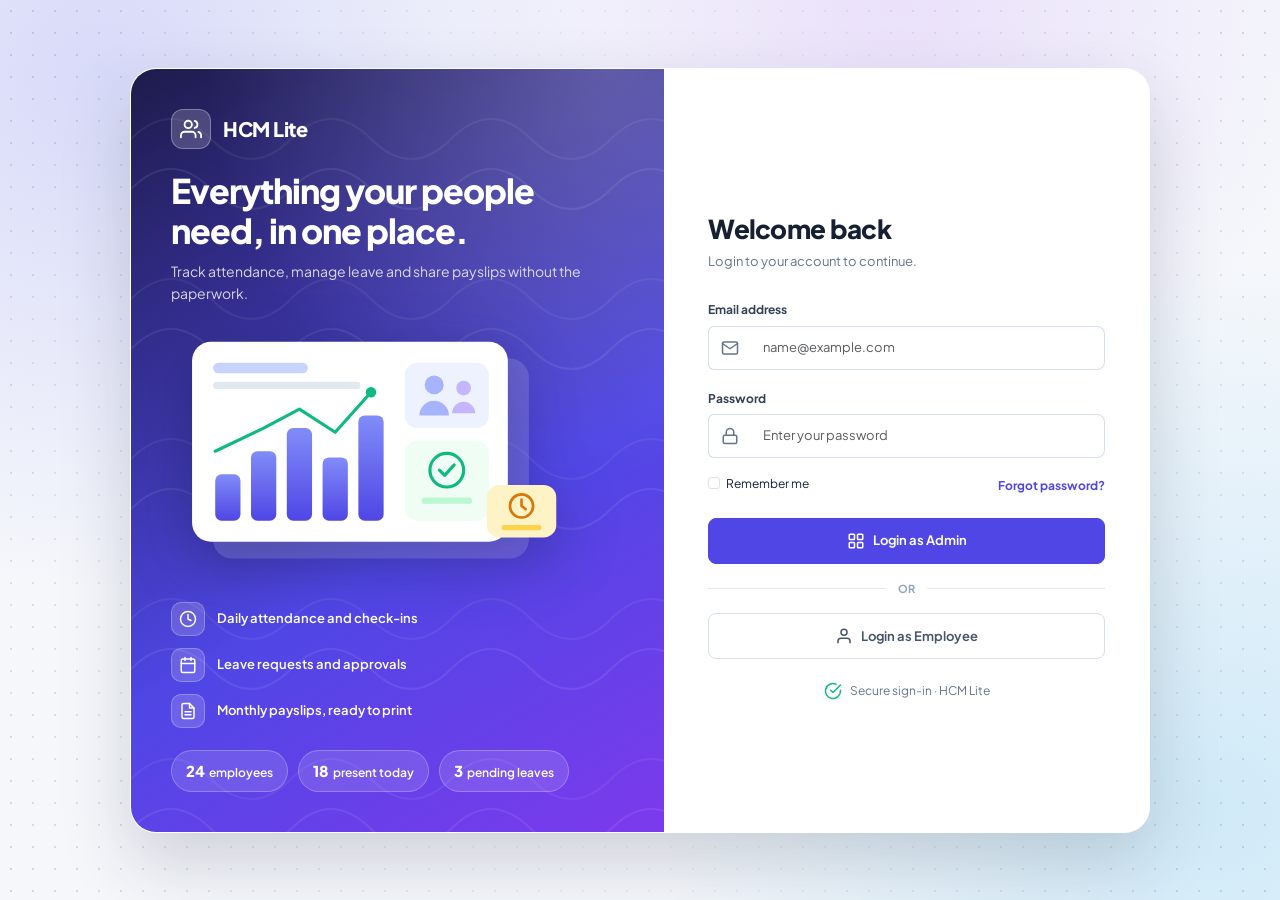
<file: index.html>
<!DOCTYPE html>
<html lang="en">
  <head>
    <meta charset="UTF-8">
    <meta name="viewport" content="width=device-width, initial-scale=1.0">
    <title>HCM Lite - Login</title>
    <link href="https://cdn.jsdelivr.net/npm/bootstrap@5.3.3/dist/css/bootstrap.min.css" rel="stylesheet">
    <link rel="preconnect" href="https://fonts.googleapis.com">
    <link rel="preconnect" href="https://fonts.gstatic.com" crossorigin>
    <link href="https://fonts.googleapis.com/css2?family=Plus+Jakarta+Sans:wght@400;500;600;700;800&display=swap" rel="stylesheet">
    <link rel="stylesheet" href="styles.css">
  </head>
  <body>
    <svg xmlns="http://www.w3.org/2000/svg" style="display:none" aria-hidden="true"><symbol id="i-grid" viewBox="0 0 24 24"><rect x="3" y="3" width="7" height="7" rx="1"/><rect x="14" y="3" width="7" height="7" rx="1"/><rect x="14" y="14" width="7" height="7" rx="1"/><rect x="3" y="14" width="7" height="7" rx="1"/></symbol><symbol id="i-users" viewBox="0 0 24 24"><path d="M17 21v-2a4 4 0 0 0-4-4H5a4 4 0 0 0-4 4v2"/><circle cx="9" cy="7" r="4"/><path d="M23 21v-2a4 4 0 0 0-3-3.87M16 3.13a4 4 0 0 1 0 7.75"/></symbol><symbol id="i-user" viewBox="0 0 24 24"><path d="M20 21v-2a4 4 0 0 0-4-4H8a4 4 0 0 0-4 4v2"/><circle cx="12" cy="7" r="4"/></symbol><symbol id="i-calendar" viewBox="0 0 24 24"><rect x="3" y="4" width="18" height="18" rx="2"/><path d="M16 2v4M8 2v4M3 10h18"/></symbol><symbol id="i-settings" viewBox="0 0 24 24"><circle cx="12" cy="12" r="3"/><path d="M19.4 15a1.65 1.65 0 0 0 .33 1.82l.06.06a2 2 0 1 1-2.83 2.83l-.06-.06a1.65 1.65 0 0 0-1.82-.33 1.65 1.65 0 0 0-1 1.51V21a2 2 0 1 1-4 0v-.09a1.65 1.65 0 0 0-1-1.51 1.65 1.65 0 0 0-1.82.33l-.06.06a2 2 0 1 1-2.83-2.83l.06-.06a1.65 1.65 0 0 0 .33-1.82 1.65 1.65 0 0 0-1.51-1H3a2 2 0 1 1 0-4h.09a1.65 1.65 0 0 0 1.51-1 1.65 1.65 0 0 0-.33-1.82l-.06-.06a2 2 0 1 1 2.83-2.83l.06.06a1.65 1.65 0 0 0 1.82.33h0a1.65 1.65 0 0 0 1-1.51V3a2 2 0 1 1 4 0v.09a1.65 1.65 0 0 0 1 1.51h0a1.65 1.65 0 0 0 1.82-.33l.06-.06a2 2 0 1 1 2.83 2.83l-.06.06a1.65 1.65 0 0 0-.33 1.82v0a1.65 1.65 0 0 0 1.51 1H21a2 2 0 1 1 0 4h-.09a1.65 1.65 0 0 0-1.51 1z"/></symbol><symbol id="i-file" viewBox="0 0 24 24"><path d="M14 2H6a2 2 0 0 0-2 2v16a2 2 0 0 0 2 2h12a2 2 0 0 0 2-2V8z"/><path d="M14 2v6h6M16 13H8M16 17H8"/></symbol><symbol id="i-logout" viewBox="0 0 24 24"><path d="M9 21H5a2 2 0 0 1-2-2V5a2 2 0 0 1 2-2h4M16 17l5-5-5-5M21 12H9"/></symbol><symbol id="i-clock" viewBox="0 0 24 24"><circle cx="12" cy="12" r="10"/><path d="M12 6v6l4 2"/></symbol><symbol id="i-check" viewBox="0 0 24 24"><path d="M22 11.08V12a10 10 0 1 1-5.93-9.14"/><path d="M22 4 12 14l-3-3"/></symbol><symbol id="i-x" viewBox="0 0 24 24"><path d="M18 6 6 18M6 6l12 12"/></symbol><symbol id="i-list" viewBox="0 0 24 24"><path d="M8 6h13M8 12h13M8 18h13M3 6h.01M3 12h.01M3 18h.01"/></symbol><symbol id="i-plus" viewBox="0 0 24 24"><path d="M12 5v14M5 12h14"/></symbol><symbol id="i-download" viewBox="0 0 24 24"><path d="M21 15v4a2 2 0 0 1-2 2H5a2 2 0 0 1-2-2v-4M7 10l5 5 5-5M12 15V3"/></symbol><symbol id="i-search" viewBox="0 0 24 24"><circle cx="11" cy="11" r="8"/><path d="m21 21-4.35-4.35"/></symbol><symbol id="i-mail" viewBox="0 0 24 24"><rect x="2" y="4" width="20" height="16" rx="2"/><path d="m22 6-10 7L2 6"/></symbol><symbol id="i-eye" viewBox="0 0 24 24"><path d="M1 12s4-8 11-8 11 8 11 8-4 8-11 8-11-8-11-8z"/><circle cx="12" cy="12" r="3"/></symbol><symbol id="i-edit" viewBox="0 0 24 24"><path d="M12 20h9M16.5 3.5a2.12 2.12 0 0 1 3 3L7 19l-4 1 1-4z"/></symbol><symbol id="i-trash" viewBox="0 0 24 24"><path d="M3 6h18M19 6l-1 14a2 2 0 0 1-2 2H8a2 2 0 0 1-2-2L5 6M10 11v6M14 11v6M9 6V4a1 1 0 0 1 1-1h4a1 1 0 0 1 1 1v2"/></symbol><symbol id="i-send" viewBox="0 0 24 24"><path d="M22 2 11 13M22 2l-7 20-4-9-9-4z"/></symbol><symbol id="i-print" viewBox="0 0 24 24"><path d="M6 9V2h12v7M6 18H4a2 2 0 0 1-2-2v-5a2 2 0 0 1 2-2h16a2 2 0 0 1 2 2v5a2 2 0 0 1-2 2h-2"/><rect x="6" y="14" width="12" height="8"/></symbol><symbol id="i-info" viewBox="0 0 24 24"><circle cx="12" cy="12" r="10"/><path d="M12 16v-4M12 8h.01"/></symbol><symbol id="i-building" viewBox="0 0 24 24"><path d="M3 21h18M5 21V5a2 2 0 0 1 2-2h6a2 2 0 0 1 2 2v16M15 9h4a2 2 0 0 1 2 2v10M9 7h2M9 11h2M9 15h2"/></symbol><symbol id="i-save" viewBox="0 0 24 24"><path d="M19 21H5a2 2 0 0 1-2-2V5a2 2 0 0 1 2-2h11l5 5v11a2 2 0 0 1-2 2z"/><path d="M17 21v-8H7v8M7 3v5h8"/></symbol><symbol id="i-briefcase" viewBox="0 0 24 24"><rect x="2" y="7" width="20" height="14" rx="2"/><path d="M16 21V5a2 2 0 0 0-2-2h-4a2 2 0 0 0-2 2v16"/></symbol><symbol id="i-refresh" viewBox="0 0 24 24"><path d="M3 12a9 9 0 0 1 15-6.7L21 8M21 3v5h-5M21 12a9 9 0 0 1-15 6.7L3 16M3 21v-5h5"/></symbol><symbol id="i-lock" viewBox="0 0 24 24"><rect x="3" y="11" width="18" height="11" rx="2"/><path d="M7 11V7a5 5 0 0 1 10 0v4"/></symbol><symbol id="i-wallet" viewBox="0 0 24 24"><rect x="2" y="5" width="20" height="15" rx="2"/><path d="M2 10h20M16 15h2"/></symbol></svg>
    <main class="login-shell">

      <!-- Hero side -->
      <section class="login-hero">
        <div class="hero-brand"><span class="brand-icon"><svg class="ico ico-lg" aria-hidden="true"><use href="#i-users"/></svg></span>HCM Lite</div>
        <div>
          <h1 class="hero-title">Everything your people need, in one place.</h1>
          <p class="hero-text mt-2">Track attendance, manage leave and share payslips without the paperwork.</p>
        </div>
        <svg class="hero-art-login" viewBox="0 0 380 240" fill="none" aria-hidden="true">
          <defs><linearGradient id="g1" x1="0" y1="0" x2="0" y2="1"><stop offset="0" stop-color="#818cf8"/><stop offset="1" stop-color="#4f46e5"/></linearGradient></defs>
          <rect x="40" y="30" width="300" height="190" rx="18" fill="#fff" fill-opacity=".14"/>
          <rect x="20" y="14" width="300" height="190" rx="18" fill="#fff"/>
          <rect x="40" y="34" width="90" height="10" rx="5" fill="#c7d2fe"/>
          <rect x="40" y="52" width="140" height="7" rx="3.5" fill="#e2e8f0"/>
          <g fill="url(#g1)"><rect x="42" y="140" width="24" height="44" rx="6"/><rect x="76" y="118" width="24" height="66" rx="6"/><rect x="110" y="96" width="24" height="88" rx="6"/><rect x="144" y="124" width="24" height="60" rx="6"/><rect x="178" y="84" width="24" height="100" rx="6"/></g>
          <polyline points="42,118 88,96 122,78 156,100 190,62" stroke="#10b981" stroke-width="3" stroke-linecap="round" stroke-linejoin="round"/>
          <circle cx="190" cy="62" r="5" fill="#10b981"/>
          <rect x="222" y="34" width="80" height="62" rx="12" fill="#eef2ff"/>
          <circle cx="250" cy="55" r="9" fill="#a5b4fc"/><path d="M236 84a14 14 0 0 1 28 0" fill="#a5b4fc"/>
          <circle cx="278" cy="58" r="7" fill="#c4b5fd"/><path d="M267 82a11 11 0 0 1 22 0" fill="#c4b5fd"/>
          <rect x="222" y="108" width="80" height="76" rx="12" fill="#f0fdf4"/>
          <circle cx="262" cy="136" r="16" stroke="#10b981" stroke-width="3"/><path d="m255 136 5 5 9-10" stroke="#10b981" stroke-width="3" stroke-linecap="round" stroke-linejoin="round"/>
          <rect x="238" y="162" width="48" height="6" rx="3" fill="#bbf7d0"/>
          <g transform="translate(300 150)"><rect width="66" height="50" rx="12" fill="#fef3c7"/><circle cx="33" cy="20" r="11" stroke="#d97706" stroke-width="2.5"/><path d="M33 14v6l4 3" stroke="#d97706" stroke-width="2.5" stroke-linecap="round"/><rect x="14" y="38" width="38" height="5" rx="2.5" fill="#fcd34d"/></g>
        </svg>
        <ul class="feature-list">
          <li><span class="f-ico"><svg class="ico " aria-hidden="true"><use href="#i-clock"/></svg></span>Daily attendance and check-ins</li>
          <li><span class="f-ico"><svg class="ico " aria-hidden="true"><use href="#i-calendar"/></svg></span>Leave requests and approvals</li>
          <li><span class="f-ico"><svg class="ico " aria-hidden="true"><use href="#i-file"/></svg></span>Monthly payslips, ready to print</li>
        </ul>
        <div class="hero-stats">
          <span class="hero-chip"><strong>24</strong>employees</span>
          <span class="hero-chip"><strong>18</strong>present today</span>
          <span class="hero-chip"><strong>3</strong>pending leaves</span>
        </div>
      </section>

      <!-- Form side -->
      <section class="login-form">
        <h2>Welcome back</h2>
        <p class="sub">Login to your account to continue.</p>
        <form action="admin.html" method="get">
          <div class="mb-3">
            <label for="email" class="form-label">Email address</label>
            <div class="input-group"><span class="input-group-text"><svg class="ico " aria-hidden="true"><use href="#i-mail"/></svg></span>
              <input type="email" class="form-control" id="email" name="email" placeholder="name@example.com" autocomplete="username" required></div>
          </div>
          <div class="mb-3">
            <label for="password" class="form-label">Password</label>
            <div class="input-group"><span class="input-group-text"><svg class="ico " aria-hidden="true"><use href="#i-lock"/></svg></span>
              <input type="password" class="form-control" id="password" name="password" placeholder="Enter your password" autocomplete="current-password" required></div>
          </div>
          <div class="form-row-between">
            <div class="form-check m-0"><input class="form-check-input" type="checkbox" id="remember" name="remember"><label class="form-check-label" for="remember">Remember me</label></div>
            <a href="#">Forgot password?</a>
          </div>
          <button type="submit" class="btn btn-primary w-100"><svg class="ico " aria-hidden="true"><use href="#i-grid"/></svg>Login as Admin</button>
          <div class="form-divider">OR</div>
          <a href="employee.html" class="btn btn-light w-100"><svg class="ico " aria-hidden="true"><use href="#i-user"/></svg>Login as Employee</a>
        </form>
        <div class="secure-note"><svg class="ico " aria-hidden="true"><use href="#i-check"/></svg>Secure sign-in &middot; HCM Lite</div>
      </section>

    </main>
  </body>
</html>
</file>
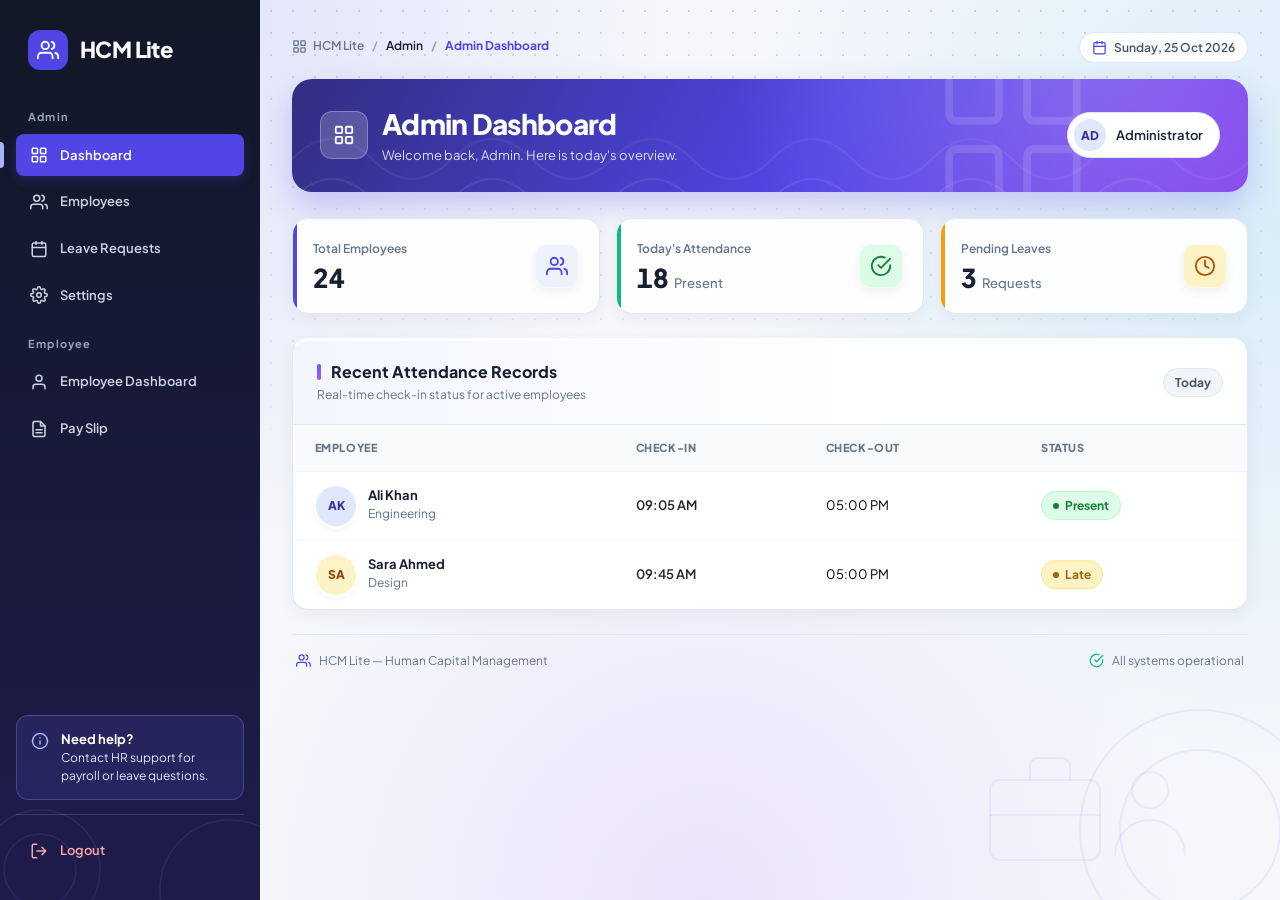
<file: admin.html>
<!DOCTYPE html>
<html lang="en">
  <head>
    <meta charset="UTF-8">
    <meta name="viewport" content="width=device-width, initial-scale=1.0">
    <title>HCM Lite - Admin Dashboard</title>
    <link href="https://cdn.jsdelivr.net/npm/bootstrap@5.3.3/dist/css/bootstrap.min.css" rel="stylesheet">
    <link rel="preconnect" href="https://fonts.googleapis.com">
    <link rel="preconnect" href="https://fonts.gstatic.com" crossorigin>
    <link href="https://fonts.googleapis.com/css2?family=Plus+Jakarta+Sans:wght@400;500;600;700;800&display=swap" rel="stylesheet">
    <link rel="stylesheet" href="styles.css">
  </head>
  <body>
    <svg xmlns="http://www.w3.org/2000/svg" style="display:none" aria-hidden="true"><symbol id="i-grid" viewBox="0 0 24 24"><rect x="3" y="3" width="7" height="7" rx="1"/><rect x="14" y="3" width="7" height="7" rx="1"/><rect x="14" y="14" width="7" height="7" rx="1"/><rect x="3" y="14" width="7" height="7" rx="1"/></symbol><symbol id="i-users" viewBox="0 0 24 24"><path d="M17 21v-2a4 4 0 0 0-4-4H5a4 4 0 0 0-4 4v2"/><circle cx="9" cy="7" r="4"/><path d="M23 21v-2a4 4 0 0 0-3-3.87M16 3.13a4 4 0 0 1 0 7.75"/></symbol><symbol id="i-user" viewBox="0 0 24 24"><path d="M20 21v-2a4 4 0 0 0-4-4H8a4 4 0 0 0-4 4v2"/><circle cx="12" cy="7" r="4"/></symbol><symbol id="i-calendar" viewBox="0 0 24 24"><rect x="3" y="4" width="18" height="18" rx="2"/><path d="M16 2v4M8 2v4M3 10h18"/></symbol><symbol id="i-settings" viewBox="0 0 24 24"><circle cx="12" cy="12" r="3"/><path d="M19.4 15a1.65 1.65 0 0 0 .33 1.82l.06.06a2 2 0 1 1-2.83 2.83l-.06-.06a1.65 1.65 0 0 0-1.82-.33 1.65 1.65 0 0 0-1 1.51V21a2 2 0 1 1-4 0v-.09a1.65 1.65 0 0 0-1-1.51 1.65 1.65 0 0 0-1.82.33l-.06.06a2 2 0 1 1-2.83-2.83l.06-.06a1.65 1.65 0 0 0 .33-1.82 1.65 1.65 0 0 0-1.51-1H3a2 2 0 1 1 0-4h.09a1.65 1.65 0 0 0 1.51-1 1.65 1.65 0 0 0-.33-1.82l-.06-.06a2 2 0 1 1 2.83-2.83l.06.06a1.65 1.65 0 0 0 1.82.33h0a1.65 1.65 0 0 0 1-1.51V3a2 2 0 1 1 4 0v.09a1.65 1.65 0 0 0 1 1.51h0a1.65 1.65 0 0 0 1.82-.33l.06-.06a2 2 0 1 1 2.83 2.83l-.06.06a1.65 1.65 0 0 0-.33 1.82v0a1.65 1.65 0 0 0 1.51 1H21a2 2 0 1 1 0 4h-.09a1.65 1.65 0 0 0-1.51 1z"/></symbol><symbol id="i-file" viewBox="0 0 24 24"><path d="M14 2H6a2 2 0 0 0-2 2v16a2 2 0 0 0 2 2h12a2 2 0 0 0 2-2V8z"/><path d="M14 2v6h6M16 13H8M16 17H8"/></symbol><symbol id="i-logout" viewBox="0 0 24 24"><path d="M9 21H5a2 2 0 0 1-2-2V5a2 2 0 0 1 2-2h4M16 17l5-5-5-5M21 12H9"/></symbol><symbol id="i-clock" viewBox="0 0 24 24"><circle cx="12" cy="12" r="10"/><path d="M12 6v6l4 2"/></symbol><symbol id="i-check" viewBox="0 0 24 24"><path d="M22 11.08V12a10 10 0 1 1-5.93-9.14"/><path d="M22 4 12 14l-3-3"/></symbol><symbol id="i-x" viewBox="0 0 24 24"><path d="M18 6 6 18M6 6l12 12"/></symbol><symbol id="i-list" viewBox="0 0 24 24"><path d="M8 6h13M8 12h13M8 18h13M3 6h.01M3 12h.01M3 18h.01"/></symbol><symbol id="i-plus" viewBox="0 0 24 24"><path d="M12 5v14M5 12h14"/></symbol><symbol id="i-download" viewBox="0 0 24 24"><path d="M21 15v4a2 2 0 0 1-2 2H5a2 2 0 0 1-2-2v-4M7 10l5 5 5-5M12 15V3"/></symbol><symbol id="i-search" viewBox="0 0 24 24"><circle cx="11" cy="11" r="8"/><path d="m21 21-4.35-4.35"/></symbol><symbol id="i-mail" viewBox="0 0 24 24"><rect x="2" y="4" width="20" height="16" rx="2"/><path d="m22 6-10 7L2 6"/></symbol><symbol id="i-eye" viewBox="0 0 24 24"><path d="M1 12s4-8 11-8 11 8 11 8-4 8-11 8-11-8-11-8z"/><circle cx="12" cy="12" r="3"/></symbol><symbol id="i-edit" viewBox="0 0 24 24"><path d="M12 20h9M16.5 3.5a2.12 2.12 0 0 1 3 3L7 19l-4 1 1-4z"/></symbol><symbol id="i-trash" viewBox="0 0 24 24"><path d="M3 6h18M19 6l-1 14a2 2 0 0 1-2 2H8a2 2 0 0 1-2-2L5 6M10 11v6M14 11v6M9 6V4a1 1 0 0 1 1-1h4a1 1 0 0 1 1 1v2"/></symbol><symbol id="i-send" viewBox="0 0 24 24"><path d="M22 2 11 13M22 2l-7 20-4-9-9-4z"/></symbol><symbol id="i-print" viewBox="0 0 24 24"><path d="M6 9V2h12v7M6 18H4a2 2 0 0 1-2-2v-5a2 2 0 0 1 2-2h16a2 2 0 0 1 2 2v5a2 2 0 0 1-2 2h-2"/><rect x="6" y="14" width="12" height="8"/></symbol><symbol id="i-info" viewBox="0 0 24 24"><circle cx="12" cy="12" r="10"/><path d="M12 16v-4M12 8h.01"/></symbol><symbol id="i-building" viewBox="0 0 24 24"><path d="M3 21h18M5 21V5a2 2 0 0 1 2-2h6a2 2 0 0 1 2 2v16M15 9h4a2 2 0 0 1 2 2v10M9 7h2M9 11h2M9 15h2"/></symbol><symbol id="i-save" viewBox="0 0 24 24"><path d="M19 21H5a2 2 0 0 1-2-2V5a2 2 0 0 1 2-2h11l5 5v11a2 2 0 0 1-2 2z"/><path d="M17 21v-8H7v8M7 3v5h8"/></symbol><symbol id="i-briefcase" viewBox="0 0 24 24"><rect x="2" y="7" width="20" height="14" rx="2"/><path d="M16 21V5a2 2 0 0 0-2-2h-4a2 2 0 0 0-2 2v16"/></symbol><symbol id="i-refresh" viewBox="0 0 24 24"><path d="M3 12a9 9 0 0 1 15-6.7L21 8M21 3v5h-5M21 12a9 9 0 0 1-15 6.7L3 16M3 21v-5h5"/></symbol><symbol id="i-wallet" viewBox="0 0 24 24"><rect x="2" y="5" width="20" height="15" rx="2"/><path d="M2 10h20M16 15h2"/></symbol></svg>
    <div class="app">
      <aside class="sidebar">
        <a href="admin.html" class="brand"><span class="brand-icon"><svg class="ico ico-lg" aria-hidden="true"><use href="#i-users"/></svg></span>HCM Lite</a>
        <div class="nav-label">Admin</div>
        <ul class="side-nav">
          <li><a href="admin.html" class="side-link active" aria-current="page"><svg class="ico " aria-hidden="true"><use href="#i-grid"/></svg>Dashboard</a></li>
          <li><a href="employees.html" class="side-link"><svg class="ico " aria-hidden="true"><use href="#i-users"/></svg>Employees</a></li>
          <li><a href="leaves.html" class="side-link"><svg class="ico " aria-hidden="true"><use href="#i-calendar"/></svg>Leave Requests</a></li>
          <li><a href="settings.html" class="side-link"><svg class="ico " aria-hidden="true"><use href="#i-settings"/></svg>Settings</a></li>
        </ul>
        <div class="nav-label">Employee</div>
        <ul class="side-nav">
          <li><a href="employee.html" class="side-link"><svg class="ico " aria-hidden="true"><use href="#i-user"/></svg>Employee Dashboard</a></li>
          <li><a href="payslip.html" class="side-link"><svg class="ico " aria-hidden="true"><use href="#i-file"/></svg>Pay Slip</a></li>
        </ul>
        <div class="side-card"><svg class="ico " aria-hidden="true"><use href="#i-info"/></svg><div><strong>Need help?</strong>Contact HR support for payroll or leave questions.</div></div>
        <div class="side-bottom"><a href="index.html" class="side-link logout"><svg class="ico " aria-hidden="true"><use href="#i-logout"/></svg>Logout</a></div>
      </aside>
      <main class="main-content"><div class="content-inner">
          <nav class="topbar" aria-label="Breadcrumb"><ol class="breadcrumb m-0">
              <li class="breadcrumb-item"><a href="admin.html"><svg class="ico ico-sm" aria-hidden="true"><use href="#i-grid"/></svg>HCM Lite</a></li>
              <li class="breadcrumb-item">Admin</li>
              <li class="breadcrumb-item active" aria-current="page">Admin Dashboard</li></ol>
            <span class="date-chip"><svg class="ico ico-sm" aria-hidden="true"><use href="#i-calendar"/></svg>Sunday, 25 Oct 2026</span></nav>
          <header class="page-head">
            <div class="page-head-l"><div class="heading-icon"><svg class="ico ico-lg" aria-hidden="true"><use href="#i-grid"/></svg></div>
              <div><h1 class="page-title">Admin Dashboard</h1><p class="page-sub">Welcome back, Admin. Here is today's overview.</p></div></div>
            <div class="user-pill"><span class="avatar av-1" style="width:32px;height:32px">AD</span>Administrator</div>
            <svg class="ico hero-art" aria-hidden="true"><use href="#i-grid"/></svg>
          </header><div class="row g-3 stats"><div class="col-12 col-sm-6 col-lg-4"><div class="stat-card"><div><div class="stat-label">Total Employees</div><div class="stat-number">24</div></div><span class="stat-icon tone-indigo"><svg class="ico ico-lg" aria-hidden="true"><use href="#i-users"/></svg></span></div></div><div class="col-12 col-sm-6 col-lg-4"><div class="stat-card"><div><div class="stat-label">Today's Attendance</div><div class="stat-number">18 <small>Present</small></div></div><span class="stat-icon tone-green"><svg class="ico ico-lg" aria-hidden="true"><use href="#i-check"/></svg></span></div></div><div class="col-12 col-sm-6 col-lg-4"><div class="stat-card"><div><div class="stat-label">Pending Leaves</div><div class="stat-number">3 <small>Requests</small></div></div><span class="stat-icon tone-amber"><svg class="ico ico-lg" aria-hidden="true"><use href="#i-clock"/></svg></span></div></div></div><section class="panel">
            <div class="card-heading"><div><h5>Recent Attendance Records</h5><p>Real-time check-in status for active employees</p></div><span class="pill pill-gray">Today</span></div>
            <div class="table-responsive"><table class="table table-hover"><thead><tr><th>Employee</th><th>Check-In</th><th>Check-Out</th><th>Status</th></tr></thead><tbody>
                  <tr><td><div class="person"><span class="avatar av-1">AK</span><div><span class="t-name">Ali Khan</span><span class="t-sub">Engineering</span></div></div></td><td class="fw-semibold text-dark">09:05 AM</td><td>05:00 PM</td><td><span class="pill pill-ok pill-dot">Present</span></td></tr>
                  <tr><td><div class="person"><span class="avatar av-2">SA</span><div><span class="t-name">Sara Ahmed</span><span class="t-sub">Design</span></div></div></td><td class="fw-semibold text-dark">09:45 AM</td><td>05:00 PM</td><td><span class="pill pill-warn pill-dot">Late</span></td></tr>
                </tbody></table></div></section>
          <footer class="app-footer"><span class="d-inline-flex align-items-center gap-2"><svg class="ico ico-sm" aria-hidden="true"><use href="#i-users"/></svg>HCM Lite &mdash; Human Capital Management</span>
            <span class="d-inline-flex align-items-center gap-2"><svg class="ico ico-sm" aria-hidden="true"><use href="#i-check"/></svg>All systems operational</span></footer>
        </div></main>
    </div>
    <script src="https://cdn.jsdelivr.net/npm/bootstrap@5.3.3/dist/js/bootstrap.bundle.min.js"></script>
  </body>
</html>
</file>
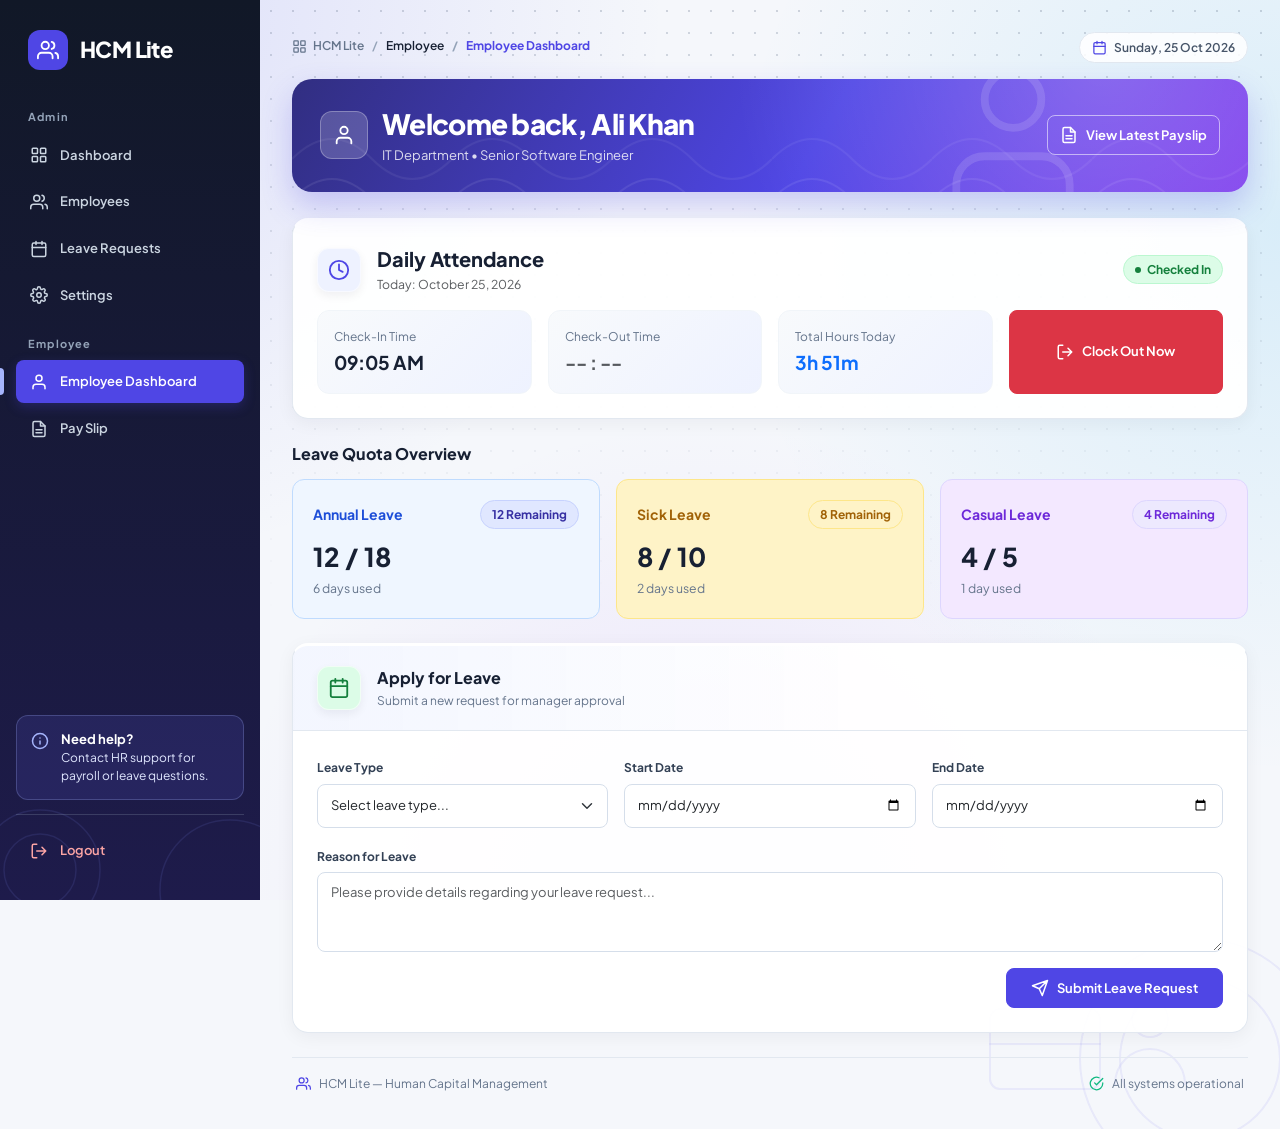
<file: employee.html>
<!DOCTYPE html>
<html lang="en">
  <head>
    <meta charset="UTF-8">
    <meta name="viewport" content="width=device-width, initial-scale=1.0">
    <title>HCM Lite - Employee Dashboard</title>
    <link href="https://cdn.jsdelivr.net/npm/bootstrap@5.3.3/dist/css/bootstrap.min.css" rel="stylesheet">
    <link rel="preconnect" href="https://fonts.googleapis.com">
    <link rel="preconnect" href="https://fonts.gstatic.com" crossorigin>
    <link href="https://fonts.googleapis.com/css2?family=Plus+Jakarta+Sans:wght@400;500;600;700;800&display=swap" rel="stylesheet">
    <link rel="stylesheet" href="styles.css">
  </head>
  <body>
    <svg xmlns="http://www.w3.org/2000/svg" style="display:none" aria-hidden="true"><symbol id="i-grid" viewBox="0 0 24 24"><rect x="3" y="3" width="7" height="7" rx="1"/><rect x="14" y="3" width="7" height="7" rx="1"/><rect x="14" y="14" width="7" height="7" rx="1"/><rect x="3" y="14" width="7" height="7" rx="1"/></symbol><symbol id="i-users" viewBox="0 0 24 24"><path d="M17 21v-2a4 4 0 0 0-4-4H5a4 4 0 0 0-4 4v2"/><circle cx="9" cy="7" r="4"/><path d="M23 21v-2a4 4 0 0 0-3-3.87M16 3.13a4 4 0 0 1 0 7.75"/></symbol><symbol id="i-user" viewBox="0 0 24 24"><path d="M20 21v-2a4 4 0 0 0-4-4H8a4 4 0 0 0-4 4v2"/><circle cx="12" cy="7" r="4"/></symbol><symbol id="i-calendar" viewBox="0 0 24 24"><rect x="3" y="4" width="18" height="18" rx="2"/><path d="M16 2v4M8 2v4M3 10h18"/></symbol><symbol id="i-settings" viewBox="0 0 24 24"><circle cx="12" cy="12" r="3"/><path d="M19.4 15a1.65 1.65 0 0 0 .33 1.82l.06.06a2 2 0 1 1-2.83 2.83l-.06-.06a1.65 1.65 0 0 0-1.82-.33 1.65 1.65 0 0 0-1 1.51V21a2 2 0 1 1-4 0v-.09a1.65 1.65 0 0 0-1-1.51 1.65 1.65 0 0 0-1.82.33l-.06.06a2 2 0 1 1-2.83-2.83l.06-.06a1.65 1.65 0 0 0 .33-1.82 1.65 1.65 0 0 0-1.51-1H3a2 2 0 1 1 0-4h.09a1.65 1.65 0 0 0 1.51-1 1.65 1.65 0 0 0-.33-1.82l-.06-.06a2 2 0 1 1 2.83-2.83l.06.06a1.65 1.65 0 0 0 1.82.33h0a1.65 1.65 0 0 0 1-1.51V3a2 2 0 1 1 4 0v.09a1.65 1.65 0 0 0 1 1.51h0a1.65 1.65 0 0 0 1.82-.33l.06-.06a2 2 0 1 1 2.83 2.83l-.06.06a1.65 1.65 0 0 0-.33 1.82v0a1.65 1.65 0 0 0 1.51 1H21a2 2 0 1 1 0 4h-.09a1.65 1.65 0 0 0-1.51 1z"/></symbol><symbol id="i-file" viewBox="0 0 24 24"><path d="M14 2H6a2 2 0 0 0-2 2v16a2 2 0 0 0 2 2h12a2 2 0 0 0 2-2V8z"/><path d="M14 2v6h6M16 13H8M16 17H8"/></symbol><symbol id="i-logout" viewBox="0 0 24 24"><path d="M9 21H5a2 2 0 0 1-2-2V5a2 2 0 0 1 2-2h4M16 17l5-5-5-5M21 12H9"/></symbol><symbol id="i-clock" viewBox="0 0 24 24"><circle cx="12" cy="12" r="10"/><path d="M12 6v6l4 2"/></symbol><symbol id="i-check" viewBox="0 0 24 24"><path d="M22 11.08V12a10 10 0 1 1-5.93-9.14"/><path d="M22 4 12 14l-3-3"/></symbol><symbol id="i-x" viewBox="0 0 24 24"><path d="M18 6 6 18M6 6l12 12"/></symbol><symbol id="i-list" viewBox="0 0 24 24"><path d="M8 6h13M8 12h13M8 18h13M3 6h.01M3 12h.01M3 18h.01"/></symbol><symbol id="i-plus" viewBox="0 0 24 24"><path d="M12 5v14M5 12h14"/></symbol><symbol id="i-download" viewBox="0 0 24 24"><path d="M21 15v4a2 2 0 0 1-2 2H5a2 2 0 0 1-2-2v-4M7 10l5 5 5-5M12 15V3"/></symbol><symbol id="i-search" viewBox="0 0 24 24"><circle cx="11" cy="11" r="8"/><path d="m21 21-4.35-4.35"/></symbol><symbol id="i-mail" viewBox="0 0 24 24"><rect x="2" y="4" width="20" height="16" rx="2"/><path d="m22 6-10 7L2 6"/></symbol><symbol id="i-eye" viewBox="0 0 24 24"><path d="M1 12s4-8 11-8 11 8 11 8-4 8-11 8-11-8-11-8z"/><circle cx="12" cy="12" r="3"/></symbol><symbol id="i-edit" viewBox="0 0 24 24"><path d="M12 20h9M16.5 3.5a2.12 2.12 0 0 1 3 3L7 19l-4 1 1-4z"/></symbol><symbol id="i-trash" viewBox="0 0 24 24"><path d="M3 6h18M19 6l-1 14a2 2 0 0 1-2 2H8a2 2 0 0 1-2-2L5 6M10 11v6M14 11v6M9 6V4a1 1 0 0 1 1-1h4a1 1 0 0 1 1 1v2"/></symbol><symbol id="i-send" viewBox="0 0 24 24"><path d="M22 2 11 13M22 2l-7 20-4-9-9-4z"/></symbol><symbol id="i-print" viewBox="0 0 24 24"><path d="M6 9V2h12v7M6 18H4a2 2 0 0 1-2-2v-5a2 2 0 0 1 2-2h16a2 2 0 0 1 2 2v5a2 2 0 0 1-2 2h-2"/><rect x="6" y="14" width="12" height="8"/></symbol><symbol id="i-info" viewBox="0 0 24 24"><circle cx="12" cy="12" r="10"/><path d="M12 16v-4M12 8h.01"/></symbol><symbol id="i-building" viewBox="0 0 24 24"><path d="M3 21h18M5 21V5a2 2 0 0 1 2-2h6a2 2 0 0 1 2 2v16M15 9h4a2 2 0 0 1 2 2v10M9 7h2M9 11h2M9 15h2"/></symbol><symbol id="i-save" viewBox="0 0 24 24"><path d="M19 21H5a2 2 0 0 1-2-2V5a2 2 0 0 1 2-2h11l5 5v11a2 2 0 0 1-2 2z"/><path d="M17 21v-8H7v8M7 3v5h8"/></symbol><symbol id="i-briefcase" viewBox="0 0 24 24"><rect x="2" y="7" width="20" height="14" rx="2"/><path d="M16 21V5a2 2 0 0 0-2-2h-4a2 2 0 0 0-2 2v16"/></symbol><symbol id="i-refresh" viewBox="0 0 24 24"><path d="M3 12a9 9 0 0 1 15-6.7L21 8M21 3v5h-5M21 12a9 9 0 0 1-15 6.7L3 16M3 21v-5h5"/></symbol><symbol id="i-wallet" viewBox="0 0 24 24"><rect x="2" y="5" width="20" height="15" rx="2"/><path d="M2 10h20M16 15h2"/></symbol></svg>
    <div class="app">
      <aside class="sidebar">
        <a href="admin.html" class="brand"><span class="brand-icon"><svg class="ico ico-lg" aria-hidden="true"><use href="#i-users"/></svg></span>HCM Lite</a>
        <div class="nav-label">Admin</div>
        <ul class="side-nav">
          <li><a href="admin.html" class="side-link"><svg class="ico " aria-hidden="true"><use href="#i-grid"/></svg>Dashboard</a></li>
          <li><a href="employees.html" class="side-link"><svg class="ico " aria-hidden="true"><use href="#i-users"/></svg>Employees</a></li>
          <li><a href="leaves.html" class="side-link"><svg class="ico " aria-hidden="true"><use href="#i-calendar"/></svg>Leave Requests</a></li>
          <li><a href="settings.html" class="side-link"><svg class="ico " aria-hidden="true"><use href="#i-settings"/></svg>Settings</a></li>
        </ul>
        <div class="nav-label">Employee</div>
        <ul class="side-nav">
          <li><a href="employee.html" class="side-link active" aria-current="page"><svg class="ico " aria-hidden="true"><use href="#i-user"/></svg>Employee Dashboard</a></li>
          <li><a href="payslip.html" class="side-link"><svg class="ico " aria-hidden="true"><use href="#i-file"/></svg>Pay Slip</a></li>
        </ul>
        <div class="side-card"><svg class="ico " aria-hidden="true"><use href="#i-info"/></svg><div><strong>Need help?</strong>Contact HR support for payroll or leave questions.</div></div>
        <div class="side-bottom"><a href="index.html" class="side-link logout"><svg class="ico " aria-hidden="true"><use href="#i-logout"/></svg>Logout</a></div>
      </aside>
      <main class="main-content"><div class="content-inner">
          <nav class="topbar" aria-label="Breadcrumb"><ol class="breadcrumb m-0">
              <li class="breadcrumb-item"><a href="admin.html"><svg class="ico ico-sm" aria-hidden="true"><use href="#i-grid"/></svg>HCM Lite</a></li>
              <li class="breadcrumb-item">Employee</li>
              <li class="breadcrumb-item active" aria-current="page">Employee Dashboard</li></ol>
            <span class="date-chip"><svg class="ico ico-sm" aria-hidden="true"><use href="#i-calendar"/></svg>Sunday, 25 Oct 2026</span></nav>
          <header class="page-head">
            <div class="page-head-l"><div class="heading-icon"><svg class="ico ico-lg" aria-hidden="true"><use href="#i-user"/></svg></div>
              <div><h1 class="page-title">Welcome back, Ali Khan</h1><p class="page-sub">IT Department • Senior Software Engineer</p></div></div>
            <div class="page-actions"><a href="payslip.html" class="btn btn-outline-primary"><svg class="ico " aria-hidden="true"><use href="#i-file"/></svg>View Latest Payslip</a></div>
            <svg class="ico hero-art" aria-hidden="true"><use href="#i-user"/></svg>
          </header><section class="panel panel-pad">
            <div class="d-flex flex-wrap align-items-center justify-content-between gap-2 mb-3">
              <div class="d-flex align-items-center gap-3"><span class="stat-icon tone-indigo"><svg class="ico ico-lg" aria-hidden="true"><use href="#i-clock"/></svg></span><div><h5 class="m-0">Daily Attendance</h5><small class="text-muted">Today: October 25, 2026</small></div></div>
              <span class="pill pill-ok pill-dot">Checked In</span></div>
            <div class="row g-3">
              <div class="col-6 col-md-3"><div class="tile"><span>Check-In Time</span><strong>09:05 AM</strong></div></div>
              <div class="col-6 col-md-3"><div class="tile"><span>Check-Out Time</span><strong class="text-muted">-- : --</strong></div></div>
              <div class="col-12 col-md-3"><div class="tile"><span>Total Hours Today</span><strong class="text-primary">3h 51m</strong></div></div>
              <div class="col-12 col-md-3 d-flex"><form action="employee.html" class="w-100 d-flex"><button type="submit" class="btn btn-danger w-100"><svg class="ico " aria-hidden="true"><use href="#i-logout"/></svg>Clock Out Now</button></form></div>
            </div></section>
          <h5 class="section-h">Leave Quota Overview</h5>
          <div class="row g-3 mb-4">
            <div class="col-12 col-md-4"><div class="quota quota-annual"><div class="d-flex justify-content-between align-items-center fw-bold">Annual Leave <span class="pill pill-indigo">12 Remaining</span></div><h3>12 / 18</h3><small>6 days used</small></div></div>
            <div class="col-12 col-md-4"><div class="quota quota-sick"><div class="d-flex justify-content-between align-items-center fw-bold">Sick Leave <span class="pill pill-warn">8 Remaining</span></div><h3>8 / 10</h3><small>2 days used</small></div></div>
            <div class="col-12 col-md-4"><div class="quota quota-casual"><div class="d-flex justify-content-between align-items-center fw-bold">Casual Leave <span class="pill" style="color:#6d28d9;background:#ede9fe;border-color:#ddd6fe">4 Remaining</span></div><h3>4 / 5</h3><small>1 day used</small></div></div>
          </div>
          <section class="panel">
            <div class="card-heading"><div class="d-flex align-items-center gap-3"><span class="stat-icon tone-green"><svg class="ico ico-lg" aria-hidden="true"><use href="#i-calendar"/></svg></span><div><h5>Apply for Leave</h5><p>Submit a new request for manager approval</p></div></div></div>
            <form action="leaves.html" class="panel-pad"><div class="row g-3">
                <div class="col-12 col-md-4"><label for="leaveType" class="form-label">Leave Type</label><select class="form-select" id="leaveType" name="leaveType" required><option value="" selected disabled>Select leave type...</option><option value="annual">Annual Leave</option><option value="sick">Sick Leave</option><option value="casual">Casual Leave</option></select></div>
                <div class="col-12 col-sm-6 col-md-4"><label for="startDate" class="form-label">Start Date</label><input type="date" class="form-control" id="startDate" name="startDate" required></div>
                <div class="col-12 col-sm-6 col-md-4"><label for="endDate" class="form-label">End Date</label><input type="date" class="form-control" id="endDate" name="endDate" required></div>
                <div class="col-12"><label for="reason" class="form-label">Reason for Leave</label><textarea class="form-control" id="reason" name="reason" rows="3" placeholder="Please provide details regarding your leave request..." required></textarea></div>
                <div class="col-12 text-end"><button type="submit" class="btn btn-primary px-4"><svg class="ico " aria-hidden="true"><use href="#i-send"/></svg>Submit Leave Request</button></div>
              </div></form></section>
          <footer class="app-footer"><span class="d-inline-flex align-items-center gap-2"><svg class="ico ico-sm" aria-hidden="true"><use href="#i-users"/></svg>HCM Lite &mdash; Human Capital Management</span>
            <span class="d-inline-flex align-items-center gap-2"><svg class="ico ico-sm" aria-hidden="true"><use href="#i-check"/></svg>All systems operational</span></footer>
        </div></main>
    </div>
    <script src="https://cdn.jsdelivr.net/npm/bootstrap@5.3.3/dist/js/bootstrap.bundle.min.js"></script>
  </body>
</html>
</file>
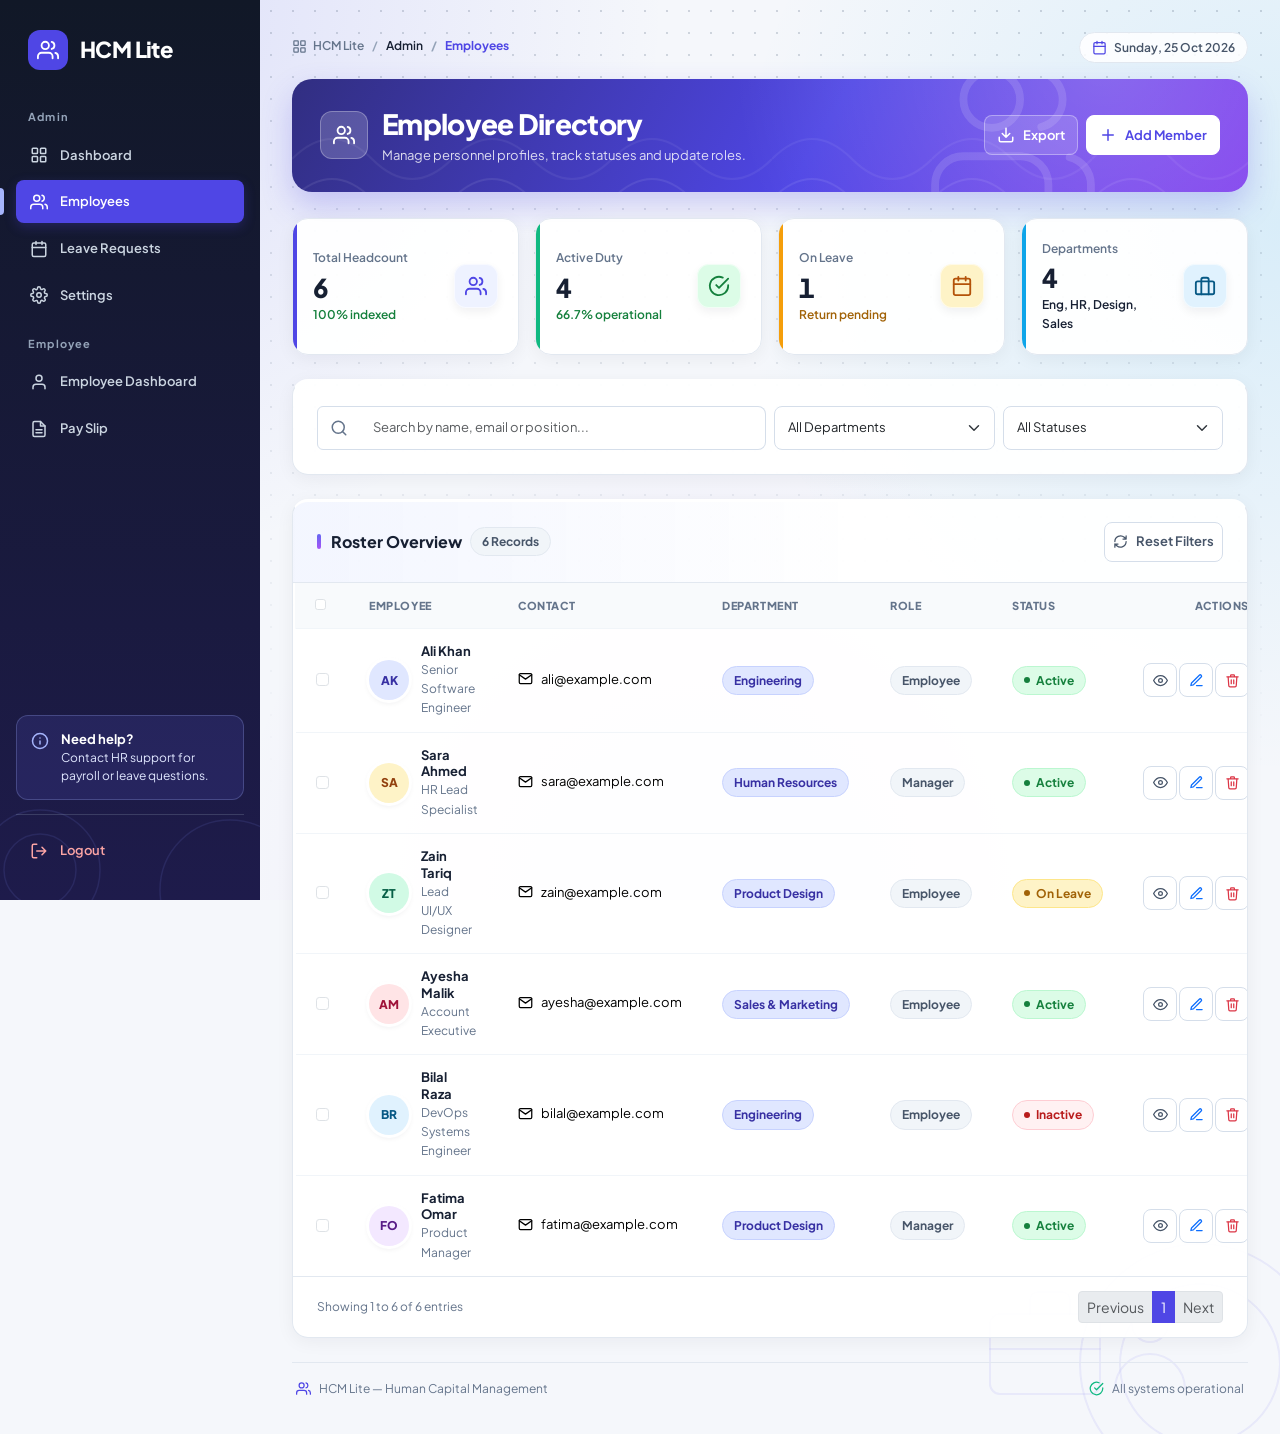
<file: employees.html>
<!DOCTYPE html>
<html lang="en">
  <head>
    <meta charset="UTF-8">
    <meta name="viewport" content="width=device-width, initial-scale=1.0">
    <title>HCM Lite - Employees</title>
    <link href="https://cdn.jsdelivr.net/npm/bootstrap@5.3.3/dist/css/bootstrap.min.css" rel="stylesheet">
    <link rel="preconnect" href="https://fonts.googleapis.com">
    <link rel="preconnect" href="https://fonts.gstatic.com" crossorigin>
    <link href="https://fonts.googleapis.com/css2?family=Plus+Jakarta+Sans:wght@400;500;600;700;800&display=swap" rel="stylesheet">
    <link rel="stylesheet" href="styles.css">
  </head>
  <body>
    <svg xmlns="http://www.w3.org/2000/svg" style="display:none" aria-hidden="true"><symbol id="i-grid" viewBox="0 0 24 24"><rect x="3" y="3" width="7" height="7" rx="1"/><rect x="14" y="3" width="7" height="7" rx="1"/><rect x="14" y="14" width="7" height="7" rx="1"/><rect x="3" y="14" width="7" height="7" rx="1"/></symbol><symbol id="i-users" viewBox="0 0 24 24"><path d="M17 21v-2a4 4 0 0 0-4-4H5a4 4 0 0 0-4 4v2"/><circle cx="9" cy="7" r="4"/><path d="M23 21v-2a4 4 0 0 0-3-3.87M16 3.13a4 4 0 0 1 0 7.75"/></symbol><symbol id="i-user" viewBox="0 0 24 24"><path d="M20 21v-2a4 4 0 0 0-4-4H8a4 4 0 0 0-4 4v2"/><circle cx="12" cy="7" r="4"/></symbol><symbol id="i-calendar" viewBox="0 0 24 24"><rect x="3" y="4" width="18" height="18" rx="2"/><path d="M16 2v4M8 2v4M3 10h18"/></symbol><symbol id="i-settings" viewBox="0 0 24 24"><circle cx="12" cy="12" r="3"/><path d="M19.4 15a1.65 1.65 0 0 0 .33 1.82l.06.06a2 2 0 1 1-2.83 2.83l-.06-.06a1.65 1.65 0 0 0-1.82-.33 1.65 1.65 0 0 0-1 1.51V21a2 2 0 1 1-4 0v-.09a1.65 1.65 0 0 0-1-1.51 1.65 1.65 0 0 0-1.82.33l-.06.06a2 2 0 1 1-2.83-2.83l.06-.06a1.65 1.65 0 0 0 .33-1.82 1.65 1.65 0 0 0-1.51-1H3a2 2 0 1 1 0-4h.09a1.65 1.65 0 0 0 1.51-1 1.65 1.65 0 0 0-.33-1.82l-.06-.06a2 2 0 1 1 2.83-2.83l.06.06a1.65 1.65 0 0 0 1.82.33h0a1.65 1.65 0 0 0 1-1.51V3a2 2 0 1 1 4 0v.09a1.65 1.65 0 0 0 1 1.51h0a1.65 1.65 0 0 0 1.82-.33l.06-.06a2 2 0 1 1 2.83 2.83l-.06.06a1.65 1.65 0 0 0-.33 1.82v0a1.65 1.65 0 0 0 1.51 1H21a2 2 0 1 1 0 4h-.09a1.65 1.65 0 0 0-1.51 1z"/></symbol><symbol id="i-file" viewBox="0 0 24 24"><path d="M14 2H6a2 2 0 0 0-2 2v16a2 2 0 0 0 2 2h12a2 2 0 0 0 2-2V8z"/><path d="M14 2v6h6M16 13H8M16 17H8"/></symbol><symbol id="i-logout" viewBox="0 0 24 24"><path d="M9 21H5a2 2 0 0 1-2-2V5a2 2 0 0 1 2-2h4M16 17l5-5-5-5M21 12H9"/></symbol><symbol id="i-clock" viewBox="0 0 24 24"><circle cx="12" cy="12" r="10"/><path d="M12 6v6l4 2"/></symbol><symbol id="i-check" viewBox="0 0 24 24"><path d="M22 11.08V12a10 10 0 1 1-5.93-9.14"/><path d="M22 4 12 14l-3-3"/></symbol><symbol id="i-x" viewBox="0 0 24 24"><path d="M18 6 6 18M6 6l12 12"/></symbol><symbol id="i-list" viewBox="0 0 24 24"><path d="M8 6h13M8 12h13M8 18h13M3 6h.01M3 12h.01M3 18h.01"/></symbol><symbol id="i-plus" viewBox="0 0 24 24"><path d="M12 5v14M5 12h14"/></symbol><symbol id="i-download" viewBox="0 0 24 24"><path d="M21 15v4a2 2 0 0 1-2 2H5a2 2 0 0 1-2-2v-4M7 10l5 5 5-5M12 15V3"/></symbol><symbol id="i-search" viewBox="0 0 24 24"><circle cx="11" cy="11" r="8"/><path d="m21 21-4.35-4.35"/></symbol><symbol id="i-mail" viewBox="0 0 24 24"><rect x="2" y="4" width="20" height="16" rx="2"/><path d="m22 6-10 7L2 6"/></symbol><symbol id="i-eye" viewBox="0 0 24 24"><path d="M1 12s4-8 11-8 11 8 11 8-4 8-11 8-11-8-11-8z"/><circle cx="12" cy="12" r="3"/></symbol><symbol id="i-edit" viewBox="0 0 24 24"><path d="M12 20h9M16.5 3.5a2.12 2.12 0 0 1 3 3L7 19l-4 1 1-4z"/></symbol><symbol id="i-trash" viewBox="0 0 24 24"><path d="M3 6h18M19 6l-1 14a2 2 0 0 1-2 2H8a2 2 0 0 1-2-2L5 6M10 11v6M14 11v6M9 6V4a1 1 0 0 1 1-1h4a1 1 0 0 1 1 1v2"/></symbol><symbol id="i-send" viewBox="0 0 24 24"><path d="M22 2 11 13M22 2l-7 20-4-9-9-4z"/></symbol><symbol id="i-print" viewBox="0 0 24 24"><path d="M6 9V2h12v7M6 18H4a2 2 0 0 1-2-2v-5a2 2 0 0 1 2-2h16a2 2 0 0 1 2 2v5a2 2 0 0 1-2 2h-2"/><rect x="6" y="14" width="12" height="8"/></symbol><symbol id="i-info" viewBox="0 0 24 24"><circle cx="12" cy="12" r="10"/><path d="M12 16v-4M12 8h.01"/></symbol><symbol id="i-building" viewBox="0 0 24 24"><path d="M3 21h18M5 21V5a2 2 0 0 1 2-2h6a2 2 0 0 1 2 2v16M15 9h4a2 2 0 0 1 2 2v10M9 7h2M9 11h2M9 15h2"/></symbol><symbol id="i-save" viewBox="0 0 24 24"><path d="M19 21H5a2 2 0 0 1-2-2V5a2 2 0 0 1 2-2h11l5 5v11a2 2 0 0 1-2 2z"/><path d="M17 21v-8H7v8M7 3v5h8"/></symbol><symbol id="i-briefcase" viewBox="0 0 24 24"><rect x="2" y="7" width="20" height="14" rx="2"/><path d="M16 21V5a2 2 0 0 0-2-2h-4a2 2 0 0 0-2 2v16"/></symbol><symbol id="i-refresh" viewBox="0 0 24 24"><path d="M3 12a9 9 0 0 1 15-6.7L21 8M21 3v5h-5M21 12a9 9 0 0 1-15 6.7L3 16M3 21v-5h5"/></symbol><symbol id="i-wallet" viewBox="0 0 24 24"><rect x="2" y="5" width="20" height="15" rx="2"/><path d="M2 10h20M16 15h2"/></symbol></svg>
    <div class="app">
      <aside class="sidebar">
        <a href="admin.html" class="brand"><span class="brand-icon"><svg class="ico ico-lg" aria-hidden="true"><use href="#i-users"/></svg></span>HCM Lite</a>
        <div class="nav-label">Admin</div>
        <ul class="side-nav">
          <li><a href="admin.html" class="side-link"><svg class="ico " aria-hidden="true"><use href="#i-grid"/></svg>Dashboard</a></li>
          <li><a href="employees.html" class="side-link active" aria-current="page"><svg class="ico " aria-hidden="true"><use href="#i-users"/></svg>Employees</a></li>
          <li><a href="leaves.html" class="side-link"><svg class="ico " aria-hidden="true"><use href="#i-calendar"/></svg>Leave Requests</a></li>
          <li><a href="settings.html" class="side-link"><svg class="ico " aria-hidden="true"><use href="#i-settings"/></svg>Settings</a></li>
        </ul>
        <div class="nav-label">Employee</div>
        <ul class="side-nav">
          <li><a href="employee.html" class="side-link"><svg class="ico " aria-hidden="true"><use href="#i-user"/></svg>Employee Dashboard</a></li>
          <li><a href="payslip.html" class="side-link"><svg class="ico " aria-hidden="true"><use href="#i-file"/></svg>Pay Slip</a></li>
        </ul>
        <div class="side-card"><svg class="ico " aria-hidden="true"><use href="#i-info"/></svg><div><strong>Need help?</strong>Contact HR support for payroll or leave questions.</div></div>
        <div class="side-bottom"><a href="index.html" class="side-link logout"><svg class="ico " aria-hidden="true"><use href="#i-logout"/></svg>Logout</a></div>
      </aside>
      <main class="main-content"><div class="content-inner">
          <nav class="topbar" aria-label="Breadcrumb"><ol class="breadcrumb m-0">
              <li class="breadcrumb-item"><a href="admin.html"><svg class="ico ico-sm" aria-hidden="true"><use href="#i-grid"/></svg>HCM Lite</a></li>
              <li class="breadcrumb-item">Admin</li>
              <li class="breadcrumb-item active" aria-current="page">Employees</li></ol>
            <span class="date-chip"><svg class="ico ico-sm" aria-hidden="true"><use href="#i-calendar"/></svg>Sunday, 25 Oct 2026</span></nav>
          <header class="page-head">
            <div class="page-head-l"><div class="heading-icon"><svg class="ico ico-lg" aria-hidden="true"><use href="#i-users"/></svg></div>
              <div><h1 class="page-title">Employee Directory</h1><p class="page-sub">Manage personnel profiles, track statuses and update roles.</p></div></div>
            <div class="page-actions"><button class="btn btn-light"><svg class="ico " aria-hidden="true"><use href="#i-download"/></svg>Export</button><button class="btn btn-primary"><svg class="ico " aria-hidden="true"><use href="#i-plus"/></svg>Add Member</button></div>
            <svg class="ico hero-art" aria-hidden="true"><use href="#i-users"/></svg>
          </header><div class="row g-3 stats"><div class="col-12 col-sm-6 col-xl-3"><div class="stat-card"><div><div class="stat-label">Total Headcount</div><div class="stat-number">6</div><div class="stat-note text-ok">100% indexed</div></div><span class="stat-icon tone-indigo"><svg class="ico ico-lg" aria-hidden="true"><use href="#i-users"/></svg></span></div></div><div class="col-12 col-sm-6 col-xl-3"><div class="stat-card"><div><div class="stat-label">Active Duty</div><div class="stat-number">4</div><div class="stat-note text-ok">66.7% operational</div></div><span class="stat-icon tone-green"><svg class="ico ico-lg" aria-hidden="true"><use href="#i-check"/></svg></span></div></div><div class="col-12 col-sm-6 col-xl-3"><div class="stat-card"><div><div class="stat-label">On Leave</div><div class="stat-number">1</div><div class="stat-note text-warn">Return pending</div></div><span class="stat-icon tone-amber"><svg class="ico ico-lg" aria-hidden="true"><use href="#i-calendar"/></svg></span></div></div><div class="col-12 col-sm-6 col-xl-3"><div class="stat-card"><div><div class="stat-label">Departments</div><div class="stat-number">4</div><div class="stat-note ">Eng, HR, Design, Sales</div></div><span class="stat-icon tone-sky"><svg class="ico ico-lg" aria-hidden="true"><use href="#i-briefcase"/></svg></span></div></div></div><section class="panel panel-pad"><div class="row g-2">
              <div class="col-12 col-md-6"><div class="input-group"><span class="input-group-text"><svg class="ico " aria-hidden="true"><use href="#i-search"/></svg></span><input type="text" class="form-control" placeholder="Search by name, email or position..." aria-label="Search employees"></div></div>
              <div class="col-6 col-md-3"><select class="form-select" aria-label="Department"><option selected>All Departments</option><option>Engineering</option><option>Human Resources</option><option>Product Design</option><option>Sales &amp; Marketing</option></select></div>
              <div class="col-6 col-md-3"><select class="form-select" aria-label="Status"><option selected>All Statuses</option><option>Active</option><option>On Leave</option><option>Inactive</option></select></div>
            </div></section>
          <section class="panel">
            <div class="card-heading"><div class="d-flex align-items-center gap-2"><h5 class="m-0">Roster Overview</h5><span class="pill pill-gray">6 Records</span></div><button class="btn btn-light btn-sm"><svg class="ico ico-sm" aria-hidden="true"><use href="#i-refresh"/></svg>Reset Filters</button></div>
            <div class="table-responsive"><table class="table table-hover"><thead><tr><th><input type="checkbox" class="form-check-input" aria-label="Select all"></th><th>Employee</th><th>Contact</th><th>Department</th><th>Role</th><th>Status</th><th class="text-end">Actions</th></tr></thead><tbody>
                  <tr><td><input type="checkbox" class="form-check-input" aria-label="Select Ali Khan"></td>
                    <td><div class="person"><span class="avatar av-1">AK</span><div><span class="t-name">Ali Khan</span><span class="t-sub">Senior Software Engineer</span></div></div></td>
                    <td><span class="d-inline-flex align-items-center gap-2"><svg class="ico ico-sm" aria-hidden="true"><use href="#i-mail"/></svg>ali@example.com</span></td>
                    <td><span class="pill pill-indigo">Engineering</span></td><td><span class="pill pill-gray">Employee</span></td><td><span class="pill pill-ok pill-dot">Active</span></td>
                    <td class="text-end text-nowrap"><button class="btn btn-light btn-icon" title="View"><svg class="ico ico-sm" aria-hidden="true"><use href="#i-eye"/></svg></button> <button class="btn btn-light btn-icon text-primary" title="Edit"><svg class="ico ico-sm" aria-hidden="true"><use href="#i-edit"/></svg></button> <button class="btn btn-light btn-icon text-danger" title="Delete"><svg class="ico ico-sm" aria-hidden="true"><use href="#i-trash"/></svg></button></td></tr>
                  <tr><td><input type="checkbox" class="form-check-input" aria-label="Select Sara Ahmed"></td>
                    <td><div class="person"><span class="avatar av-2">SA</span><div><span class="t-name">Sara Ahmed</span><span class="t-sub">HR Lead Specialist</span></div></div></td>
                    <td><span class="d-inline-flex align-items-center gap-2"><svg class="ico ico-sm" aria-hidden="true"><use href="#i-mail"/></svg>sara@example.com</span></td>
                    <td><span class="pill pill-indigo">Human Resources</span></td><td><span class="pill pill-gray">Manager</span></td><td><span class="pill pill-ok pill-dot">Active</span></td>
                    <td class="text-end text-nowrap"><button class="btn btn-light btn-icon" title="View"><svg class="ico ico-sm" aria-hidden="true"><use href="#i-eye"/></svg></button> <button class="btn btn-light btn-icon text-primary" title="Edit"><svg class="ico ico-sm" aria-hidden="true"><use href="#i-edit"/></svg></button> <button class="btn btn-light btn-icon text-danger" title="Delete"><svg class="ico ico-sm" aria-hidden="true"><use href="#i-trash"/></svg></button></td></tr>
                  <tr><td><input type="checkbox" class="form-check-input" aria-label="Select Zain Tariq"></td>
                    <td><div class="person"><span class="avatar av-3">ZT</span><div><span class="t-name">Zain Tariq</span><span class="t-sub">Lead UI/UX Designer</span></div></div></td>
                    <td><span class="d-inline-flex align-items-center gap-2"><svg class="ico ico-sm" aria-hidden="true"><use href="#i-mail"/></svg>zain@example.com</span></td>
                    <td><span class="pill pill-indigo">Product Design</span></td><td><span class="pill pill-gray">Employee</span></td><td><span class="pill pill-warn pill-dot">On Leave</span></td>
                    <td class="text-end text-nowrap"><button class="btn btn-light btn-icon" title="View"><svg class="ico ico-sm" aria-hidden="true"><use href="#i-eye"/></svg></button> <button class="btn btn-light btn-icon text-primary" title="Edit"><svg class="ico ico-sm" aria-hidden="true"><use href="#i-edit"/></svg></button> <button class="btn btn-light btn-icon text-danger" title="Delete"><svg class="ico ico-sm" aria-hidden="true"><use href="#i-trash"/></svg></button></td></tr>
                  <tr><td><input type="checkbox" class="form-check-input" aria-label="Select Ayesha Malik"></td>
                    <td><div class="person"><span class="avatar av-4">AM</span><div><span class="t-name">Ayesha Malik</span><span class="t-sub">Account Executive</span></div></div></td>
                    <td><span class="d-inline-flex align-items-center gap-2"><svg class="ico ico-sm" aria-hidden="true"><use href="#i-mail"/></svg>ayesha@example.com</span></td>
                    <td><span class="pill pill-indigo">Sales &amp; Marketing</span></td><td><span class="pill pill-gray">Employee</span></td><td><span class="pill pill-ok pill-dot">Active</span></td>
                    <td class="text-end text-nowrap"><button class="btn btn-light btn-icon" title="View"><svg class="ico ico-sm" aria-hidden="true"><use href="#i-eye"/></svg></button> <button class="btn btn-light btn-icon text-primary" title="Edit"><svg class="ico ico-sm" aria-hidden="true"><use href="#i-edit"/></svg></button> <button class="btn btn-light btn-icon text-danger" title="Delete"><svg class="ico ico-sm" aria-hidden="true"><use href="#i-trash"/></svg></button></td></tr>
                  <tr><td><input type="checkbox" class="form-check-input" aria-label="Select Bilal Raza"></td>
                    <td><div class="person"><span class="avatar av-5">BR</span><div><span class="t-name">Bilal Raza</span><span class="t-sub">DevOps Systems Engineer</span></div></div></td>
                    <td><span class="d-inline-flex align-items-center gap-2"><svg class="ico ico-sm" aria-hidden="true"><use href="#i-mail"/></svg>bilal@example.com</span></td>
                    <td><span class="pill pill-indigo">Engineering</span></td><td><span class="pill pill-gray">Employee</span></td><td><span class="pill pill-bad pill-dot">Inactive</span></td>
                    <td class="text-end text-nowrap"><button class="btn btn-light btn-icon" title="View"><svg class="ico ico-sm" aria-hidden="true"><use href="#i-eye"/></svg></button> <button class="btn btn-light btn-icon text-primary" title="Edit"><svg class="ico ico-sm" aria-hidden="true"><use href="#i-edit"/></svg></button> <button class="btn btn-light btn-icon text-danger" title="Delete"><svg class="ico ico-sm" aria-hidden="true"><use href="#i-trash"/></svg></button></td></tr>
                  <tr><td><input type="checkbox" class="form-check-input" aria-label="Select Fatima Omar"></td>
                    <td><div class="person"><span class="avatar av-6">FO</span><div><span class="t-name">Fatima Omar</span><span class="t-sub">Product Manager</span></div></div></td>
                    <td><span class="d-inline-flex align-items-center gap-2"><svg class="ico ico-sm" aria-hidden="true"><use href="#i-mail"/></svg>fatima@example.com</span></td>
                    <td><span class="pill pill-indigo">Product Design</span></td><td><span class="pill pill-gray">Manager</span></td><td><span class="pill pill-ok pill-dot">Active</span></td>
                    <td class="text-end text-nowrap"><button class="btn btn-light btn-icon" title="View"><svg class="ico ico-sm" aria-hidden="true"><use href="#i-eye"/></svg></button> <button class="btn btn-light btn-icon text-primary" title="Edit"><svg class="ico ico-sm" aria-hidden="true"><use href="#i-edit"/></svg></button> <button class="btn btn-light btn-icon text-danger" title="Delete"><svg class="ico ico-sm" aria-hidden="true"><use href="#i-trash"/></svg></button></td></tr>
                </tbody></table></div>
            <div class="card-foot d-flex flex-wrap justify-content-between align-items-center gap-2"><span>Showing 1 to 6 of 6 entries</span>
              <ul class="pagination pagination-sm m-0"><li class="page-item disabled"><a class="page-link" href="#">Previous</a></li><li class="page-item active"><a class="page-link" href="#">1</a></li><li class="page-item disabled"><a class="page-link" href="#">Next</a></li></ul></div>
          </section>
          <footer class="app-footer"><span class="d-inline-flex align-items-center gap-2"><svg class="ico ico-sm" aria-hidden="true"><use href="#i-users"/></svg>HCM Lite &mdash; Human Capital Management</span>
            <span class="d-inline-flex align-items-center gap-2"><svg class="ico ico-sm" aria-hidden="true"><use href="#i-check"/></svg>All systems operational</span></footer>
        </div></main>
    </div>
    <script src="https://cdn.jsdelivr.net/npm/bootstrap@5.3.3/dist/js/bootstrap.bundle.min.js"></script>
  </body>
</html>
</file>
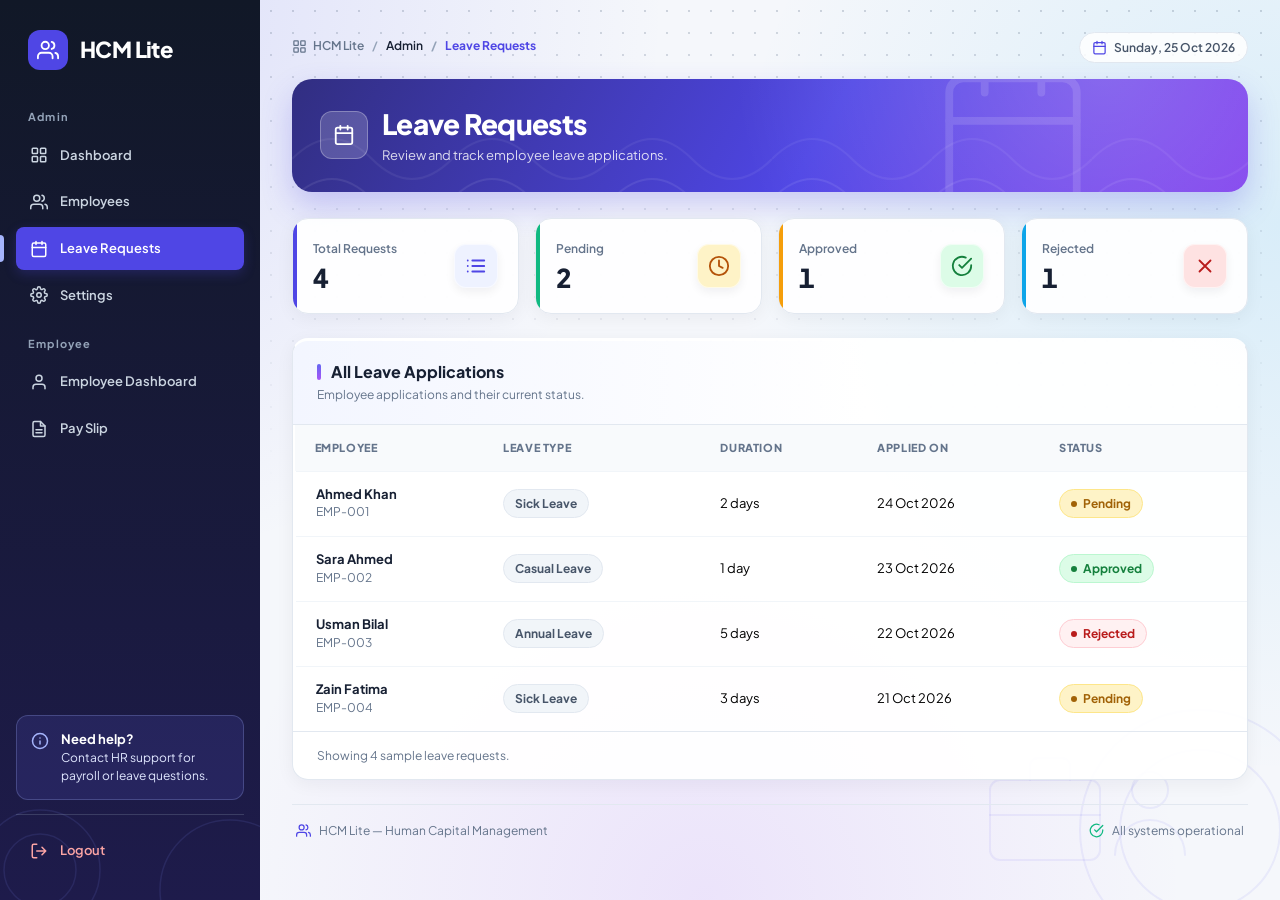
<file: leaves.html>
<!DOCTYPE html>
<html lang="en">
  <head>
    <meta charset="UTF-8">
    <meta name="viewport" content="width=device-width, initial-scale=1.0">
    <title>HCM Lite - Leave Requests</title>
    <link href="https://cdn.jsdelivr.net/npm/bootstrap@5.3.3/dist/css/bootstrap.min.css" rel="stylesheet">
    <link rel="preconnect" href="https://fonts.googleapis.com">
    <link rel="preconnect" href="https://fonts.gstatic.com" crossorigin>
    <link href="https://fonts.googleapis.com/css2?family=Plus+Jakarta+Sans:wght@400;500;600;700;800&display=swap" rel="stylesheet">
    <link rel="stylesheet" href="styles.css">
  </head>
  <body>
    <svg xmlns="http://www.w3.org/2000/svg" style="display:none" aria-hidden="true"><symbol id="i-grid" viewBox="0 0 24 24"><rect x="3" y="3" width="7" height="7" rx="1"/><rect x="14" y="3" width="7" height="7" rx="1"/><rect x="14" y="14" width="7" height="7" rx="1"/><rect x="3" y="14" width="7" height="7" rx="1"/></symbol><symbol id="i-users" viewBox="0 0 24 24"><path d="M17 21v-2a4 4 0 0 0-4-4H5a4 4 0 0 0-4 4v2"/><circle cx="9" cy="7" r="4"/><path d="M23 21v-2a4 4 0 0 0-3-3.87M16 3.13a4 4 0 0 1 0 7.75"/></symbol><symbol id="i-user" viewBox="0 0 24 24"><path d="M20 21v-2a4 4 0 0 0-4-4H8a4 4 0 0 0-4 4v2"/><circle cx="12" cy="7" r="4"/></symbol><symbol id="i-calendar" viewBox="0 0 24 24"><rect x="3" y="4" width="18" height="18" rx="2"/><path d="M16 2v4M8 2v4M3 10h18"/></symbol><symbol id="i-settings" viewBox="0 0 24 24"><circle cx="12" cy="12" r="3"/><path d="M19.4 15a1.65 1.65 0 0 0 .33 1.82l.06.06a2 2 0 1 1-2.83 2.83l-.06-.06a1.65 1.65 0 0 0-1.82-.33 1.65 1.65 0 0 0-1 1.51V21a2 2 0 1 1-4 0v-.09a1.65 1.65 0 0 0-1-1.51 1.65 1.65 0 0 0-1.82.33l-.06.06a2 2 0 1 1-2.83-2.83l.06-.06a1.65 1.65 0 0 0 .33-1.82 1.65 1.65 0 0 0-1.51-1H3a2 2 0 1 1 0-4h.09a1.65 1.65 0 0 0 1.51-1 1.65 1.65 0 0 0-.33-1.82l-.06-.06a2 2 0 1 1 2.83-2.83l.06.06a1.65 1.65 0 0 0 1.82.33h0a1.65 1.65 0 0 0 1-1.51V3a2 2 0 1 1 4 0v.09a1.65 1.65 0 0 0 1 1.51h0a1.65 1.65 0 0 0 1.82-.33l.06-.06a2 2 0 1 1 2.83 2.83l-.06.06a1.65 1.65 0 0 0-.33 1.82v0a1.65 1.65 0 0 0 1.51 1H21a2 2 0 1 1 0 4h-.09a1.65 1.65 0 0 0-1.51 1z"/></symbol><symbol id="i-file" viewBox="0 0 24 24"><path d="M14 2H6a2 2 0 0 0-2 2v16a2 2 0 0 0 2 2h12a2 2 0 0 0 2-2V8z"/><path d="M14 2v6h6M16 13H8M16 17H8"/></symbol><symbol id="i-logout" viewBox="0 0 24 24"><path d="M9 21H5a2 2 0 0 1-2-2V5a2 2 0 0 1 2-2h4M16 17l5-5-5-5M21 12H9"/></symbol><symbol id="i-clock" viewBox="0 0 24 24"><circle cx="12" cy="12" r="10"/><path d="M12 6v6l4 2"/></symbol><symbol id="i-check" viewBox="0 0 24 24"><path d="M22 11.08V12a10 10 0 1 1-5.93-9.14"/><path d="M22 4 12 14l-3-3"/></symbol><symbol id="i-x" viewBox="0 0 24 24"><path d="M18 6 6 18M6 6l12 12"/></symbol><symbol id="i-list" viewBox="0 0 24 24"><path d="M8 6h13M8 12h13M8 18h13M3 6h.01M3 12h.01M3 18h.01"/></symbol><symbol id="i-plus" viewBox="0 0 24 24"><path d="M12 5v14M5 12h14"/></symbol><symbol id="i-download" viewBox="0 0 24 24"><path d="M21 15v4a2 2 0 0 1-2 2H5a2 2 0 0 1-2-2v-4M7 10l5 5 5-5M12 15V3"/></symbol><symbol id="i-search" viewBox="0 0 24 24"><circle cx="11" cy="11" r="8"/><path d="m21 21-4.35-4.35"/></symbol><symbol id="i-mail" viewBox="0 0 24 24"><rect x="2" y="4" width="20" height="16" rx="2"/><path d="m22 6-10 7L2 6"/></symbol><symbol id="i-eye" viewBox="0 0 24 24"><path d="M1 12s4-8 11-8 11 8 11 8-4 8-11 8-11-8-11-8z"/><circle cx="12" cy="12" r="3"/></symbol><symbol id="i-edit" viewBox="0 0 24 24"><path d="M12 20h9M16.5 3.5a2.12 2.12 0 0 1 3 3L7 19l-4 1 1-4z"/></symbol><symbol id="i-trash" viewBox="0 0 24 24"><path d="M3 6h18M19 6l-1 14a2 2 0 0 1-2 2H8a2 2 0 0 1-2-2L5 6M10 11v6M14 11v6M9 6V4a1 1 0 0 1 1-1h4a1 1 0 0 1 1 1v2"/></symbol><symbol id="i-send" viewBox="0 0 24 24"><path d="M22 2 11 13M22 2l-7 20-4-9-9-4z"/></symbol><symbol id="i-print" viewBox="0 0 24 24"><path d="M6 9V2h12v7M6 18H4a2 2 0 0 1-2-2v-5a2 2 0 0 1 2-2h16a2 2 0 0 1 2 2v5a2 2 0 0 1-2 2h-2"/><rect x="6" y="14" width="12" height="8"/></symbol><symbol id="i-info" viewBox="0 0 24 24"><circle cx="12" cy="12" r="10"/><path d="M12 16v-4M12 8h.01"/></symbol><symbol id="i-building" viewBox="0 0 24 24"><path d="M3 21h18M5 21V5a2 2 0 0 1 2-2h6a2 2 0 0 1 2 2v16M15 9h4a2 2 0 0 1 2 2v10M9 7h2M9 11h2M9 15h2"/></symbol><symbol id="i-save" viewBox="0 0 24 24"><path d="M19 21H5a2 2 0 0 1-2-2V5a2 2 0 0 1 2-2h11l5 5v11a2 2 0 0 1-2 2z"/><path d="M17 21v-8H7v8M7 3v5h8"/></symbol><symbol id="i-briefcase" viewBox="0 0 24 24"><rect x="2" y="7" width="20" height="14" rx="2"/><path d="M16 21V5a2 2 0 0 0-2-2h-4a2 2 0 0 0-2 2v16"/></symbol><symbol id="i-refresh" viewBox="0 0 24 24"><path d="M3 12a9 9 0 0 1 15-6.7L21 8M21 3v5h-5M21 12a9 9 0 0 1-15 6.7L3 16M3 21v-5h5"/></symbol><symbol id="i-wallet" viewBox="0 0 24 24"><rect x="2" y="5" width="20" height="15" rx="2"/><path d="M2 10h20M16 15h2"/></symbol></svg>
    <div class="app">
      <aside class="sidebar">
        <a href="admin.html" class="brand"><span class="brand-icon"><svg class="ico ico-lg" aria-hidden="true"><use href="#i-users"/></svg></span>HCM Lite</a>
        <div class="nav-label">Admin</div>
        <ul class="side-nav">
          <li><a href="admin.html" class="side-link"><svg class="ico " aria-hidden="true"><use href="#i-grid"/></svg>Dashboard</a></li>
          <li><a href="employees.html" class="side-link"><svg class="ico " aria-hidden="true"><use href="#i-users"/></svg>Employees</a></li>
          <li><a href="leaves.html" class="side-link active" aria-current="page"><svg class="ico " aria-hidden="true"><use href="#i-calendar"/></svg>Leave Requests</a></li>
          <li><a href="settings.html" class="side-link"><svg class="ico " aria-hidden="true"><use href="#i-settings"/></svg>Settings</a></li>
        </ul>
        <div class="nav-label">Employee</div>
        <ul class="side-nav">
          <li><a href="employee.html" class="side-link"><svg class="ico " aria-hidden="true"><use href="#i-user"/></svg>Employee Dashboard</a></li>
          <li><a href="payslip.html" class="side-link"><svg class="ico " aria-hidden="true"><use href="#i-file"/></svg>Pay Slip</a></li>
        </ul>
        <div class="side-card"><svg class="ico " aria-hidden="true"><use href="#i-info"/></svg><div><strong>Need help?</strong>Contact HR support for payroll or leave questions.</div></div>
        <div class="side-bottom"><a href="index.html" class="side-link logout"><svg class="ico " aria-hidden="true"><use href="#i-logout"/></svg>Logout</a></div>
      </aside>
      <main class="main-content"><div class="content-inner">
          <nav class="topbar" aria-label="Breadcrumb"><ol class="breadcrumb m-0">
              <li class="breadcrumb-item"><a href="admin.html"><svg class="ico ico-sm" aria-hidden="true"><use href="#i-grid"/></svg>HCM Lite</a></li>
              <li class="breadcrumb-item">Admin</li>
              <li class="breadcrumb-item active" aria-current="page">Leave Requests</li></ol>
            <span class="date-chip"><svg class="ico ico-sm" aria-hidden="true"><use href="#i-calendar"/></svg>Sunday, 25 Oct 2026</span></nav>
          <header class="page-head">
            <div class="page-head-l"><div class="heading-icon"><svg class="ico ico-lg" aria-hidden="true"><use href="#i-calendar"/></svg></div>
              <div><h1 class="page-title">Leave Requests</h1><p class="page-sub">Review and track employee leave applications.</p></div></div>
  
            <svg class="ico hero-art" aria-hidden="true"><use href="#i-calendar"/></svg>
          </header><div class="row g-3 stats"><div class="col-12 col-sm-6 col-xl-3"><div class="stat-card"><div><div class="stat-label">Total Requests</div><div class="stat-number">4</div></div><span class="stat-icon tone-indigo"><svg class="ico ico-lg" aria-hidden="true"><use href="#i-list"/></svg></span></div></div><div class="col-12 col-sm-6 col-xl-3"><div class="stat-card"><div><div class="stat-label">Pending</div><div class="stat-number">2</div></div><span class="stat-icon tone-amber"><svg class="ico ico-lg" aria-hidden="true"><use href="#i-clock"/></svg></span></div></div><div class="col-12 col-sm-6 col-xl-3"><div class="stat-card"><div><div class="stat-label">Approved</div><div class="stat-number">1</div></div><span class="stat-icon tone-green"><svg class="ico ico-lg" aria-hidden="true"><use href="#i-check"/></svg></span></div></div><div class="col-12 col-sm-6 col-xl-3"><div class="stat-card"><div><div class="stat-label">Rejected</div><div class="stat-number">1</div></div><span class="stat-icon tone-red"><svg class="ico ico-lg" aria-hidden="true"><use href="#i-x"/></svg></span></div></div></div><section class="panel"><div class="card-heading"><div><h5>All Leave Applications</h5><p>Employee applications and their current status.</p></div></div>
            <div class="table-responsive"><table class="table table-hover"><thead><tr><th>Employee</th><th>Leave Type</th><th>Duration</th><th>Applied On</th><th>Status</th></tr></thead><tbody>
                  <tr><td><span class="t-name">Ahmed Khan</span><span class="t-sub">EMP-001</span></td><td><span class="pill pill-gray">Sick Leave</span></td><td>2 days</td><td>24 Oct 2026</td><td><span class="pill pill-warn pill-dot">Pending</span></td></tr>
                  <tr><td><span class="t-name">Sara Ahmed</span><span class="t-sub">EMP-002</span></td><td><span class="pill pill-gray">Casual Leave</span></td><td>1 day</td><td>23 Oct 2026</td><td><span class="pill pill-ok pill-dot">Approved</span></td></tr>
                  <tr><td><span class="t-name">Usman Bilal</span><span class="t-sub">EMP-003</span></td><td><span class="pill pill-gray">Annual Leave</span></td><td>5 days</td><td>22 Oct 2026</td><td><span class="pill pill-bad pill-dot">Rejected</span></td></tr>
                  <tr><td><span class="t-name">Zain Fatima</span><span class="t-sub">EMP-004</span></td><td><span class="pill pill-gray">Sick Leave</span></td><td>3 days</td><td>21 Oct 2026</td><td><span class="pill pill-warn pill-dot">Pending</span></td></tr>
                </tbody></table></div><div class="card-foot">Showing 4 sample leave requests.</div></section>
          <footer class="app-footer"><span class="d-inline-flex align-items-center gap-2"><svg class="ico ico-sm" aria-hidden="true"><use href="#i-users"/></svg>HCM Lite &mdash; Human Capital Management</span>
            <span class="d-inline-flex align-items-center gap-2"><svg class="ico ico-sm" aria-hidden="true"><use href="#i-check"/></svg>All systems operational</span></footer>
        </div></main>
    </div>
    <script src="https://cdn.jsdelivr.net/npm/bootstrap@5.3.3/dist/js/bootstrap.bundle.min.js"></script>
  </body>
</html>
</file>
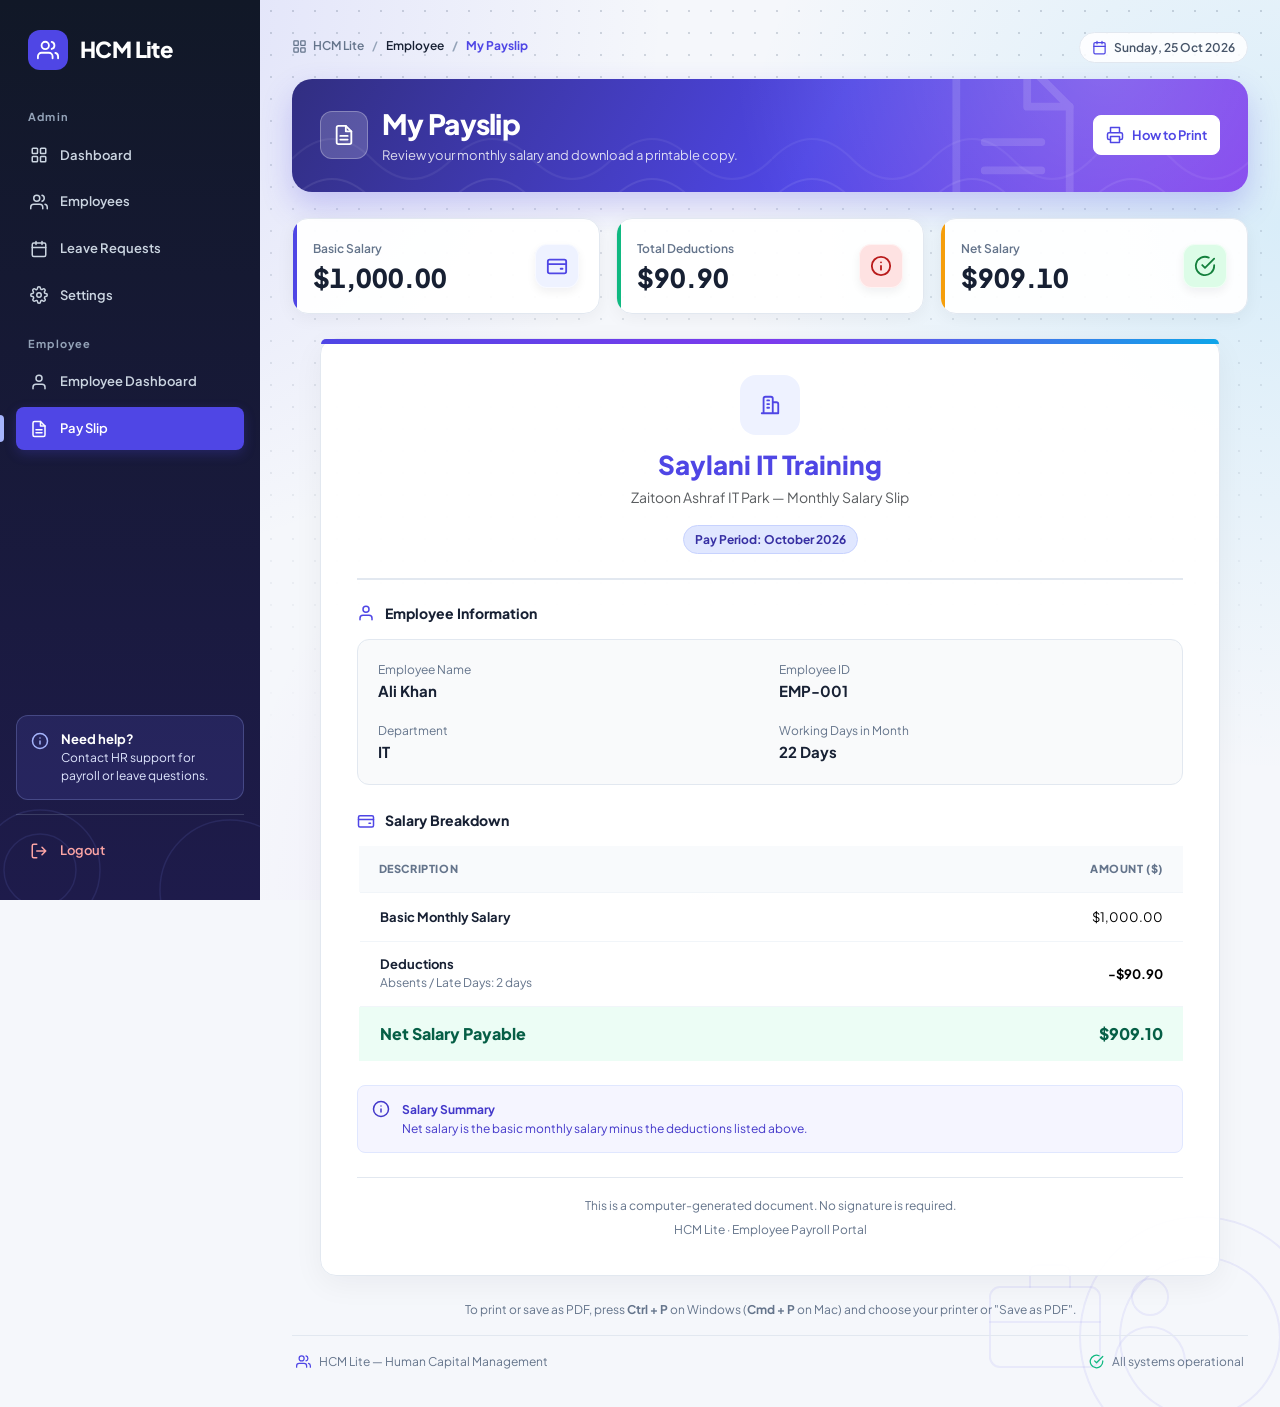
<file: payslip.html>
<!DOCTYPE html>
<html lang="en">
  <head>
    <meta charset="UTF-8">
    <meta name="viewport" content="width=device-width, initial-scale=1.0">
    <title>HCM Lite - My Payslip</title>
    <link href="https://cdn.jsdelivr.net/npm/bootstrap@5.3.3/dist/css/bootstrap.min.css" rel="stylesheet">
    <link rel="preconnect" href="https://fonts.googleapis.com">
    <link rel="preconnect" href="https://fonts.gstatic.com" crossorigin>
    <link href="https://fonts.googleapis.com/css2?family=Plus+Jakarta+Sans:wght@400;500;600;700;800&display=swap" rel="stylesheet">
    <link rel="stylesheet" href="styles.css">
  </head>
  <body>
    <svg xmlns="http://www.w3.org/2000/svg" style="display:none" aria-hidden="true"><symbol id="i-grid" viewBox="0 0 24 24"><rect x="3" y="3" width="7" height="7" rx="1"/><rect x="14" y="3" width="7" height="7" rx="1"/><rect x="14" y="14" width="7" height="7" rx="1"/><rect x="3" y="14" width="7" height="7" rx="1"/></symbol><symbol id="i-users" viewBox="0 0 24 24"><path d="M17 21v-2a4 4 0 0 0-4-4H5a4 4 0 0 0-4 4v2"/><circle cx="9" cy="7" r="4"/><path d="M23 21v-2a4 4 0 0 0-3-3.87M16 3.13a4 4 0 0 1 0 7.75"/></symbol><symbol id="i-user" viewBox="0 0 24 24"><path d="M20 21v-2a4 4 0 0 0-4-4H8a4 4 0 0 0-4 4v2"/><circle cx="12" cy="7" r="4"/></symbol><symbol id="i-calendar" viewBox="0 0 24 24"><rect x="3" y="4" width="18" height="18" rx="2"/><path d="M16 2v4M8 2v4M3 10h18"/></symbol><symbol id="i-settings" viewBox="0 0 24 24"><circle cx="12" cy="12" r="3"/><path d="M19.4 15a1.65 1.65 0 0 0 .33 1.82l.06.06a2 2 0 1 1-2.83 2.83l-.06-.06a1.65 1.65 0 0 0-1.82-.33 1.65 1.65 0 0 0-1 1.51V21a2 2 0 1 1-4 0v-.09a1.65 1.65 0 0 0-1-1.51 1.65 1.65 0 0 0-1.82.33l-.06.06a2 2 0 1 1-2.83-2.83l.06-.06a1.65 1.65 0 0 0 .33-1.82 1.65 1.65 0 0 0-1.51-1H3a2 2 0 1 1 0-4h.09a1.65 1.65 0 0 0 1.51-1 1.65 1.65 0 0 0-.33-1.82l-.06-.06a2 2 0 1 1 2.83-2.83l.06.06a1.65 1.65 0 0 0 1.82.33h0a1.65 1.65 0 0 0 1-1.51V3a2 2 0 1 1 4 0v.09a1.65 1.65 0 0 0 1 1.51h0a1.65 1.65 0 0 0 1.82-.33l.06-.06a2 2 0 1 1 2.83 2.83l-.06.06a1.65 1.65 0 0 0-.33 1.82v0a1.65 1.65 0 0 0 1.51 1H21a2 2 0 1 1 0 4h-.09a1.65 1.65 0 0 0-1.51 1z"/></symbol><symbol id="i-file" viewBox="0 0 24 24"><path d="M14 2H6a2 2 0 0 0-2 2v16a2 2 0 0 0 2 2h12a2 2 0 0 0 2-2V8z"/><path d="M14 2v6h6M16 13H8M16 17H8"/></symbol><symbol id="i-logout" viewBox="0 0 24 24"><path d="M9 21H5a2 2 0 0 1-2-2V5a2 2 0 0 1 2-2h4M16 17l5-5-5-5M21 12H9"/></symbol><symbol id="i-clock" viewBox="0 0 24 24"><circle cx="12" cy="12" r="10"/><path d="M12 6v6l4 2"/></symbol><symbol id="i-check" viewBox="0 0 24 24"><path d="M22 11.08V12a10 10 0 1 1-5.93-9.14"/><path d="M22 4 12 14l-3-3"/></symbol><symbol id="i-x" viewBox="0 0 24 24"><path d="M18 6 6 18M6 6l12 12"/></symbol><symbol id="i-list" viewBox="0 0 24 24"><path d="M8 6h13M8 12h13M8 18h13M3 6h.01M3 12h.01M3 18h.01"/></symbol><symbol id="i-plus" viewBox="0 0 24 24"><path d="M12 5v14M5 12h14"/></symbol><symbol id="i-download" viewBox="0 0 24 24"><path d="M21 15v4a2 2 0 0 1-2 2H5a2 2 0 0 1-2-2v-4M7 10l5 5 5-5M12 15V3"/></symbol><symbol id="i-search" viewBox="0 0 24 24"><circle cx="11" cy="11" r="8"/><path d="m21 21-4.35-4.35"/></symbol><symbol id="i-mail" viewBox="0 0 24 24"><rect x="2" y="4" width="20" height="16" rx="2"/><path d="m22 6-10 7L2 6"/></symbol><symbol id="i-eye" viewBox="0 0 24 24"><path d="M1 12s4-8 11-8 11 8 11 8-4 8-11 8-11-8-11-8z"/><circle cx="12" cy="12" r="3"/></symbol><symbol id="i-edit" viewBox="0 0 24 24"><path d="M12 20h9M16.5 3.5a2.12 2.12 0 0 1 3 3L7 19l-4 1 1-4z"/></symbol><symbol id="i-trash" viewBox="0 0 24 24"><path d="M3 6h18M19 6l-1 14a2 2 0 0 1-2 2H8a2 2 0 0 1-2-2L5 6M10 11v6M14 11v6M9 6V4a1 1 0 0 1 1-1h4a1 1 0 0 1 1 1v2"/></symbol><symbol id="i-send" viewBox="0 0 24 24"><path d="M22 2 11 13M22 2l-7 20-4-9-9-4z"/></symbol><symbol id="i-print" viewBox="0 0 24 24"><path d="M6 9V2h12v7M6 18H4a2 2 0 0 1-2-2v-5a2 2 0 0 1 2-2h16a2 2 0 0 1 2 2v5a2 2 0 0 1-2 2h-2"/><rect x="6" y="14" width="12" height="8"/></symbol><symbol id="i-info" viewBox="0 0 24 24"><circle cx="12" cy="12" r="10"/><path d="M12 16v-4M12 8h.01"/></symbol><symbol id="i-building" viewBox="0 0 24 24"><path d="M3 21h18M5 21V5a2 2 0 0 1 2-2h6a2 2 0 0 1 2 2v16M15 9h4a2 2 0 0 1 2 2v10M9 7h2M9 11h2M9 15h2"/></symbol><symbol id="i-save" viewBox="0 0 24 24"><path d="M19 21H5a2 2 0 0 1-2-2V5a2 2 0 0 1 2-2h11l5 5v11a2 2 0 0 1-2 2z"/><path d="M17 21v-8H7v8M7 3v5h8"/></symbol><symbol id="i-briefcase" viewBox="0 0 24 24"><rect x="2" y="7" width="20" height="14" rx="2"/><path d="M16 21V5a2 2 0 0 0-2-2h-4a2 2 0 0 0-2 2v16"/></symbol><symbol id="i-refresh" viewBox="0 0 24 24"><path d="M3 12a9 9 0 0 1 15-6.7L21 8M21 3v5h-5M21 12a9 9 0 0 1-15 6.7L3 16M3 21v-5h5"/></symbol><symbol id="i-wallet" viewBox="0 0 24 24"><rect x="2" y="5" width="20" height="15" rx="2"/><path d="M2 10h20M16 15h2"/></symbol></svg>
    <div class="app">
      <aside class="sidebar">
        <a href="admin.html" class="brand"><span class="brand-icon"><svg class="ico ico-lg" aria-hidden="true"><use href="#i-users"/></svg></span>HCM Lite</a>
        <div class="nav-label">Admin</div>
        <ul class="side-nav">
          <li><a href="admin.html" class="side-link"><svg class="ico " aria-hidden="true"><use href="#i-grid"/></svg>Dashboard</a></li>
          <li><a href="employees.html" class="side-link"><svg class="ico " aria-hidden="true"><use href="#i-users"/></svg>Employees</a></li>
          <li><a href="leaves.html" class="side-link"><svg class="ico " aria-hidden="true"><use href="#i-calendar"/></svg>Leave Requests</a></li>
          <li><a href="settings.html" class="side-link"><svg class="ico " aria-hidden="true"><use href="#i-settings"/></svg>Settings</a></li>
        </ul>
        <div class="nav-label">Employee</div>
        <ul class="side-nav">
          <li><a href="employee.html" class="side-link"><svg class="ico " aria-hidden="true"><use href="#i-user"/></svg>Employee Dashboard</a></li>
          <li><a href="payslip.html" class="side-link active" aria-current="page"><svg class="ico " aria-hidden="true"><use href="#i-file"/></svg>Pay Slip</a></li>
        </ul>
        <div class="side-card"><svg class="ico " aria-hidden="true"><use href="#i-info"/></svg><div><strong>Need help?</strong>Contact HR support for payroll or leave questions.</div></div>
        <div class="side-bottom"><a href="index.html" class="side-link logout"><svg class="ico " aria-hidden="true"><use href="#i-logout"/></svg>Logout</a></div>
      </aside>
      <main class="main-content"><div class="content-inner">
          <nav class="topbar" aria-label="Breadcrumb"><ol class="breadcrumb m-0">
              <li class="breadcrumb-item"><a href="admin.html"><svg class="ico ico-sm" aria-hidden="true"><use href="#i-grid"/></svg>HCM Lite</a></li>
              <li class="breadcrumb-item">Employee</li>
              <li class="breadcrumb-item active" aria-current="page">My Payslip</li></ol>
            <span class="date-chip"><svg class="ico ico-sm" aria-hidden="true"><use href="#i-calendar"/></svg>Sunday, 25 Oct 2026</span></nav>
          <header class="page-head">
            <div class="page-head-l"><div class="heading-icon"><svg class="ico ico-lg" aria-hidden="true"><use href="#i-file"/></svg></div>
              <div><h1 class="page-title">My Payslip</h1><p class="page-sub">Review your monthly salary and download a printable copy.</p></div></div>
            <div class="page-actions"><a class="btn btn-primary" href="#print-help"><svg class="ico " aria-hidden="true"><use href="#i-print"/></svg>How to Print</a></div>
            <svg class="ico hero-art" aria-hidden="true"><use href="#i-file"/></svg>
          </header><div class="row g-3 stats"><div class="col-12 col-sm-6 col-lg-4"><div class="stat-card"><div><div class="stat-label">Basic Salary</div><div class="stat-number">$1,000.00</div></div><span class="stat-icon tone-indigo"><svg class="ico ico-lg" aria-hidden="true"><use href="#i-wallet"/></svg></span></div></div><div class="col-12 col-sm-6 col-lg-4"><div class="stat-card"><div><div class="stat-label">Total Deductions</div><div class="stat-number">$90.90</div></div><span class="stat-icon tone-red"><svg class="ico ico-lg" aria-hidden="true"><use href="#i-info"/></svg></span></div></div><div class="col-12 col-sm-6 col-lg-4"><div class="stat-card"><div><div class="stat-label">Net Salary</div><div class="stat-number">$909.10</div></div><span class="stat-icon tone-green"><svg class="ico ico-lg" aria-hidden="true"><use href="#i-check"/></svg></span></div></div></div><section class="payslip">
            <header class="slip-head"><div class="slip-logo"><svg class="ico ico-lg" aria-hidden="true"><use href="#i-building"/></svg></div><h2 class="slip-company">Saylani IT Training</h2>
              <p class="text-muted mb-3">Zaitoon Ashraf IT Park — Monthly Salary Slip</p><span class="pill pill-indigo">Pay Period: October 2026</span></header>
            <h3 class="section-title"><svg class="ico " aria-hidden="true"><use href="#i-user"/></svg>Employee Information</h3>
            <div class="detail-grid"><div><span>Employee Name</span><strong>Ali Khan</strong></div><div><span>Employee ID</span><strong>EMP-001</strong></div><div><span>Department</span><strong>IT</strong></div><div><span>Working Days in Month</span><strong>22 Days</strong></div></div>
            <h3 class="section-title"><svg class="ico " aria-hidden="true"><use href="#i-wallet"/></svg>Salary Breakdown</h3>
            <div class="table-responsive mb-4"><table class="table salary-table"><thead><tr><th>Description</th><th>Amount ($)</th></tr></thead><tbody>
                  <tr><td><span class="t-name">Basic Monthly Salary</span></td><td>$1,000.00</td></tr>
                  <tr><td><span class="t-name">Deductions</span><span class="t-sub">Absents / Late Days: 2 days</span></td><td class="deduction">-$90.90</td></tr>
                  <tr class="net"><td>Net Salary Payable</td><td>$909.10</td></tr></tbody></table></div>
            <div class="info-note mb-4"><svg class="ico " aria-hidden="true"><use href="#i-info"/></svg><div><strong>Salary Summary</strong><br>Net salary is the basic monthly salary minus the deductions listed above.</div></div>
            <footer class="slip-foot"><p class="mb-1">This is a computer-generated document. No signature is required.</p><p class="mb-0">HCM Lite · Employee Payroll Portal</p></footer>
          </section>
          <p class="print-help" id="print-help">To print or save as PDF, press <strong>Ctrl + P</strong> on Windows (<strong>Cmd + P</strong> on Mac) and choose your printer or "Save as PDF".</p>
          <footer class="app-footer"><span class="d-inline-flex align-items-center gap-2"><svg class="ico ico-sm" aria-hidden="true"><use href="#i-users"/></svg>HCM Lite &mdash; Human Capital Management</span>
            <span class="d-inline-flex align-items-center gap-2"><svg class="ico ico-sm" aria-hidden="true"><use href="#i-check"/></svg>All systems operational</span></footer>
        </div></main>
    </div>
    <script src="https://cdn.jsdelivr.net/npm/bootstrap@5.3.3/dist/js/bootstrap.bundle.min.js"></script>
  </body>
</html>
</file>
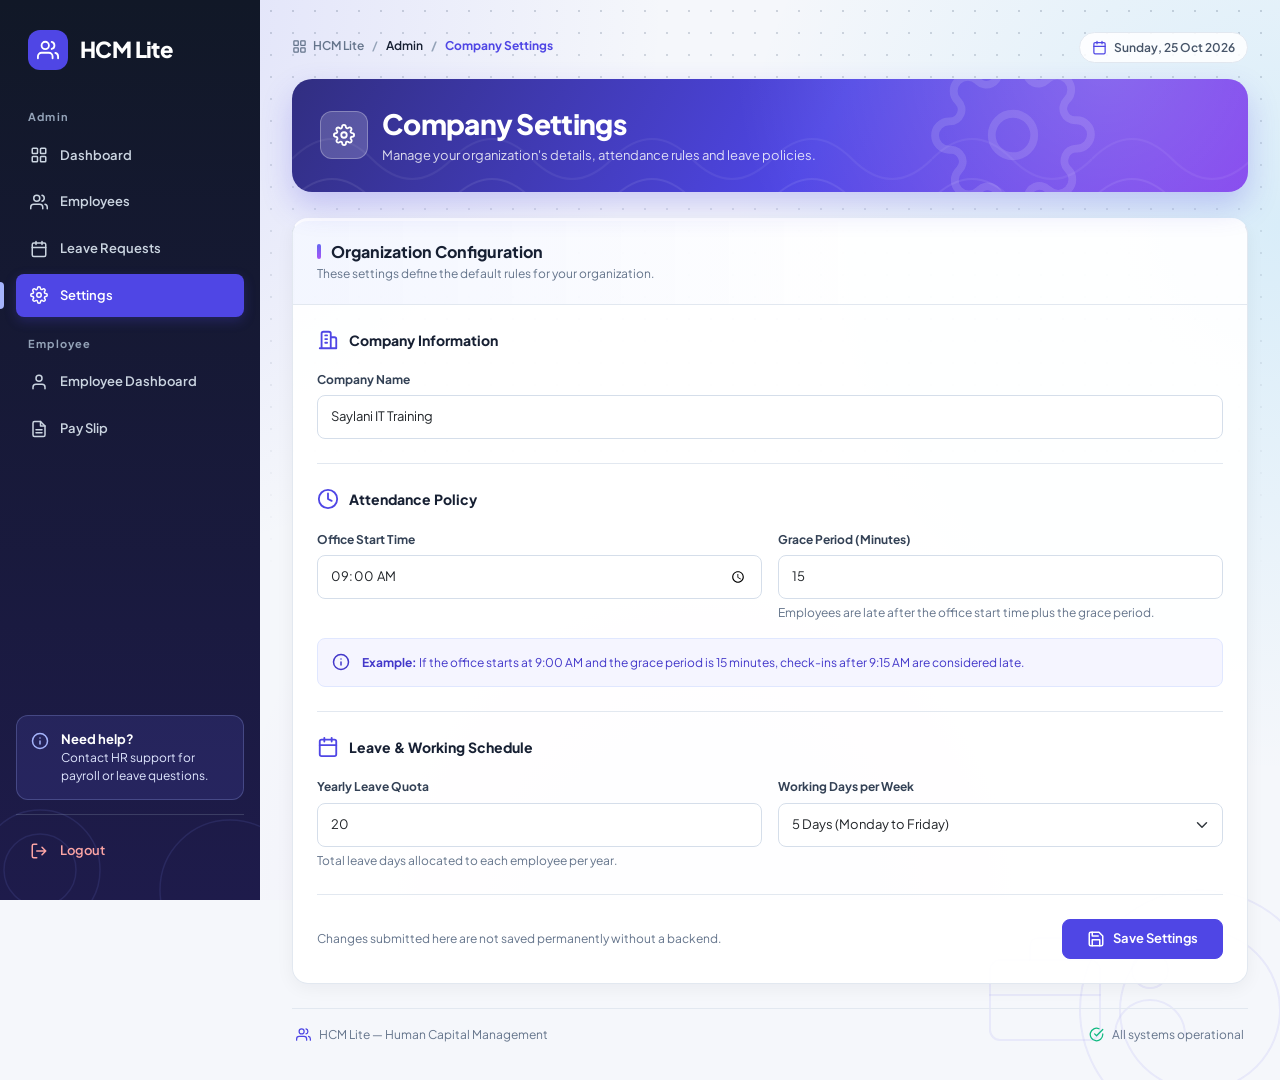
<file: settings.html>
<!DOCTYPE html>
<html lang="en">
  <head>
    <meta charset="UTF-8">
    <meta name="viewport" content="width=device-width, initial-scale=1.0">
    <title>HCM Lite - Company Settings</title>
    <link href="https://cdn.jsdelivr.net/npm/bootstrap@5.3.3/dist/css/bootstrap.min.css" rel="stylesheet">
    <link rel="preconnect" href="https://fonts.googleapis.com">
    <link rel="preconnect" href="https://fonts.gstatic.com" crossorigin>
    <link href="https://fonts.googleapis.com/css2?family=Plus+Jakarta+Sans:wght@400;500;600;700;800&display=swap" rel="stylesheet">
    <link rel="stylesheet" href="styles.css">
  </head>
  <body>
    <svg xmlns="http://www.w3.org/2000/svg" style="display:none" aria-hidden="true"><symbol id="i-grid" viewBox="0 0 24 24"><rect x="3" y="3" width="7" height="7" rx="1"/><rect x="14" y="3" width="7" height="7" rx="1"/><rect x="14" y="14" width="7" height="7" rx="1"/><rect x="3" y="14" width="7" height="7" rx="1"/></symbol><symbol id="i-users" viewBox="0 0 24 24"><path d="M17 21v-2a4 4 0 0 0-4-4H5a4 4 0 0 0-4 4v2"/><circle cx="9" cy="7" r="4"/><path d="M23 21v-2a4 4 0 0 0-3-3.87M16 3.13a4 4 0 0 1 0 7.75"/></symbol><symbol id="i-user" viewBox="0 0 24 24"><path d="M20 21v-2a4 4 0 0 0-4-4H8a4 4 0 0 0-4 4v2"/><circle cx="12" cy="7" r="4"/></symbol><symbol id="i-calendar" viewBox="0 0 24 24"><rect x="3" y="4" width="18" height="18" rx="2"/><path d="M16 2v4M8 2v4M3 10h18"/></symbol><symbol id="i-settings" viewBox="0 0 24 24"><circle cx="12" cy="12" r="3"/><path d="M19.4 15a1.65 1.65 0 0 0 .33 1.82l.06.06a2 2 0 1 1-2.83 2.83l-.06-.06a1.65 1.65 0 0 0-1.82-.33 1.65 1.65 0 0 0-1 1.51V21a2 2 0 1 1-4 0v-.09a1.65 1.65 0 0 0-1-1.51 1.65 1.65 0 0 0-1.82.33l-.06.06a2 2 0 1 1-2.83-2.83l.06-.06a1.65 1.65 0 0 0 .33-1.82 1.65 1.65 0 0 0-1.51-1H3a2 2 0 1 1 0-4h.09a1.65 1.65 0 0 0 1.51-1 1.65 1.65 0 0 0-.33-1.82l-.06-.06a2 2 0 1 1 2.83-2.83l.06.06a1.65 1.65 0 0 0 1.82.33h0a1.65 1.65 0 0 0 1-1.51V3a2 2 0 1 1 4 0v.09a1.65 1.65 0 0 0 1 1.51h0a1.65 1.65 0 0 0 1.82-.33l.06-.06a2 2 0 1 1 2.83 2.83l-.06.06a1.65 1.65 0 0 0-.33 1.82v0a1.65 1.65 0 0 0 1.51 1H21a2 2 0 1 1 0 4h-.09a1.65 1.65 0 0 0-1.51 1z"/></symbol><symbol id="i-file" viewBox="0 0 24 24"><path d="M14 2H6a2 2 0 0 0-2 2v16a2 2 0 0 0 2 2h12a2 2 0 0 0 2-2V8z"/><path d="M14 2v6h6M16 13H8M16 17H8"/></symbol><symbol id="i-logout" viewBox="0 0 24 24"><path d="M9 21H5a2 2 0 0 1-2-2V5a2 2 0 0 1 2-2h4M16 17l5-5-5-5M21 12H9"/></symbol><symbol id="i-clock" viewBox="0 0 24 24"><circle cx="12" cy="12" r="10"/><path d="M12 6v6l4 2"/></symbol><symbol id="i-check" viewBox="0 0 24 24"><path d="M22 11.08V12a10 10 0 1 1-5.93-9.14"/><path d="M22 4 12 14l-3-3"/></symbol><symbol id="i-x" viewBox="0 0 24 24"><path d="M18 6 6 18M6 6l12 12"/></symbol><symbol id="i-list" viewBox="0 0 24 24"><path d="M8 6h13M8 12h13M8 18h13M3 6h.01M3 12h.01M3 18h.01"/></symbol><symbol id="i-plus" viewBox="0 0 24 24"><path d="M12 5v14M5 12h14"/></symbol><symbol id="i-download" viewBox="0 0 24 24"><path d="M21 15v4a2 2 0 0 1-2 2H5a2 2 0 0 1-2-2v-4M7 10l5 5 5-5M12 15V3"/></symbol><symbol id="i-search" viewBox="0 0 24 24"><circle cx="11" cy="11" r="8"/><path d="m21 21-4.35-4.35"/></symbol><symbol id="i-mail" viewBox="0 0 24 24"><rect x="2" y="4" width="20" height="16" rx="2"/><path d="m22 6-10 7L2 6"/></symbol><symbol id="i-eye" viewBox="0 0 24 24"><path d="M1 12s4-8 11-8 11 8 11 8-4 8-11 8-11-8-11-8z"/><circle cx="12" cy="12" r="3"/></symbol><symbol id="i-edit" viewBox="0 0 24 24"><path d="M12 20h9M16.5 3.5a2.12 2.12 0 0 1 3 3L7 19l-4 1 1-4z"/></symbol><symbol id="i-trash" viewBox="0 0 24 24"><path d="M3 6h18M19 6l-1 14a2 2 0 0 1-2 2H8a2 2 0 0 1-2-2L5 6M10 11v6M14 11v6M9 6V4a1 1 0 0 1 1-1h4a1 1 0 0 1 1 1v2"/></symbol><symbol id="i-send" viewBox="0 0 24 24"><path d="M22 2 11 13M22 2l-7 20-4-9-9-4z"/></symbol><symbol id="i-print" viewBox="0 0 24 24"><path d="M6 9V2h12v7M6 18H4a2 2 0 0 1-2-2v-5a2 2 0 0 1 2-2h16a2 2 0 0 1 2 2v5a2 2 0 0 1-2 2h-2"/><rect x="6" y="14" width="12" height="8"/></symbol><symbol id="i-info" viewBox="0 0 24 24"><circle cx="12" cy="12" r="10"/><path d="M12 16v-4M12 8h.01"/></symbol><symbol id="i-building" viewBox="0 0 24 24"><path d="M3 21h18M5 21V5a2 2 0 0 1 2-2h6a2 2 0 0 1 2 2v16M15 9h4a2 2 0 0 1 2 2v10M9 7h2M9 11h2M9 15h2"/></symbol><symbol id="i-save" viewBox="0 0 24 24"><path d="M19 21H5a2 2 0 0 1-2-2V5a2 2 0 0 1 2-2h11l5 5v11a2 2 0 0 1-2 2z"/><path d="M17 21v-8H7v8M7 3v5h8"/></symbol><symbol id="i-briefcase" viewBox="0 0 24 24"><rect x="2" y="7" width="20" height="14" rx="2"/><path d="M16 21V5a2 2 0 0 0-2-2h-4a2 2 0 0 0-2 2v16"/></symbol><symbol id="i-refresh" viewBox="0 0 24 24"><path d="M3 12a9 9 0 0 1 15-6.7L21 8M21 3v5h-5M21 12a9 9 0 0 1-15 6.7L3 16M3 21v-5h5"/></symbol><symbol id="i-wallet" viewBox="0 0 24 24"><rect x="2" y="5" width="20" height="15" rx="2"/><path d="M2 10h20M16 15h2"/></symbol></svg>
    <div class="app">
      <aside class="sidebar">
        <a href="admin.html" class="brand"><span class="brand-icon"><svg class="ico ico-lg" aria-hidden="true"><use href="#i-users"/></svg></span>HCM Lite</a>
        <div class="nav-label">Admin</div>
        <ul class="side-nav">
          <li><a href="admin.html" class="side-link"><svg class="ico " aria-hidden="true"><use href="#i-grid"/></svg>Dashboard</a></li>
          <li><a href="employees.html" class="side-link"><svg class="ico " aria-hidden="true"><use href="#i-users"/></svg>Employees</a></li>
          <li><a href="leaves.html" class="side-link"><svg class="ico " aria-hidden="true"><use href="#i-calendar"/></svg>Leave Requests</a></li>
          <li><a href="settings.html" class="side-link active" aria-current="page"><svg class="ico " aria-hidden="true"><use href="#i-settings"/></svg>Settings</a></li>
        </ul>
        <div class="nav-label">Employee</div>
        <ul class="side-nav">
          <li><a href="employee.html" class="side-link"><svg class="ico " aria-hidden="true"><use href="#i-user"/></svg>Employee Dashboard</a></li>
          <li><a href="payslip.html" class="side-link"><svg class="ico " aria-hidden="true"><use href="#i-file"/></svg>Pay Slip</a></li>
        </ul>
        <div class="side-card"><svg class="ico " aria-hidden="true"><use href="#i-info"/></svg><div><strong>Need help?</strong>Contact HR support for payroll or leave questions.</div></div>
        <div class="side-bottom"><a href="index.html" class="side-link logout"><svg class="ico " aria-hidden="true"><use href="#i-logout"/></svg>Logout</a></div>
      </aside>
      <main class="main-content"><div class="content-inner">
          <nav class="topbar" aria-label="Breadcrumb"><ol class="breadcrumb m-0">
              <li class="breadcrumb-item"><a href="admin.html"><svg class="ico ico-sm" aria-hidden="true"><use href="#i-grid"/></svg>HCM Lite</a></li>
              <li class="breadcrumb-item">Admin</li>
              <li class="breadcrumb-item active" aria-current="page">Company Settings</li></ol>
            <span class="date-chip"><svg class="ico ico-sm" aria-hidden="true"><use href="#i-calendar"/></svg>Sunday, 25 Oct 2026</span></nav>
          <header class="page-head">
            <div class="page-head-l"><div class="heading-icon"><svg class="ico ico-lg" aria-hidden="true"><use href="#i-settings"/></svg></div>
              <div><h1 class="page-title">Company Settings</h1><p class="page-sub">Manage your organization's details, attendance rules and leave policies.</p></div></div>
  
            <svg class="ico hero-art" aria-hidden="true"><use href="#i-settings"/></svg>
          </header><section class="panel" style="max-width:1000px">
            <div class="card-heading"><div><h5>Organization Configuration</h5><p>These settings define the default rules for your organization.</p></div></div>
            <form class="panel-pad" action="settings.html" method="get">
              <div class="form-section"><div class="section-title"><svg class="ico ico-lg" aria-hidden="true"><use href="#i-building"/></svg>Company Information</div>
                <label for="companyName" class="form-label">Company Name</label><input type="text" id="companyName" name="companyName" class="form-control" value="Saylani IT Training" required></div>
              <div class="form-section"><div class="section-title"><svg class="ico ico-lg" aria-hidden="true"><use href="#i-clock"/></svg>Attendance Policy</div>
                <div class="row g-3"><div class="col-12 col-md-6"><label for="startTime" class="form-label">Office Start Time</label><input type="time" id="startTime" name="startTime" class="form-control" value="09:00" required></div>
                  <div class="col-12 col-md-6"><label for="gracePeriod" class="form-label">Grace Period (Minutes)</label><input type="number" id="gracePeriod" name="gracePeriod" class="form-control" value="15" min="0" required>
                    <div class="form-text">Employees are late after the office start time plus the grace period.</div></div></div>
                <div class="info-note mt-3"><svg class="ico " aria-hidden="true"><use href="#i-info"/></svg><div><strong>Example:</strong> If the office starts at 9:00 AM and the grace period is 15 minutes, check-ins after 9:15 AM are considered late.</div></div></div>
              <div class="form-section"><div class="section-title"><svg class="ico ico-lg" aria-hidden="true"><use href="#i-calendar"/></svg>Leave &amp; Working Schedule</div>
                <div class="row g-3"><div class="col-12 col-md-6"><label for="leaveQuota" class="form-label">Yearly Leave Quota</label><input type="number" id="leaveQuota" name="leaveQuota" class="form-control" value="20" min="0" required><div class="form-text">Total leave days allocated to each employee per year.</div></div>
                  <div class="col-12 col-md-6"><label for="workingDays" class="form-label">Working Days per Week</label><select id="workingDays" name="workingDays" class="form-select"><option value="5" selected>5 Days (Monday to Friday)</option><option value="6">6 Days (Monday to Saturday)</option></select></div></div></div>
              <div class="form-foot"><p>Changes submitted here are not saved permanently without a backend.</p><button type="submit" class="btn btn-primary px-4"><svg class="ico " aria-hidden="true"><use href="#i-save"/></svg>Save Settings</button></div>
            </form></section>
          <footer class="app-footer"><span class="d-inline-flex align-items-center gap-2"><svg class="ico ico-sm" aria-hidden="true"><use href="#i-users"/></svg>HCM Lite &mdash; Human Capital Management</span>
            <span class="d-inline-flex align-items-center gap-2"><svg class="ico ico-sm" aria-hidden="true"><use href="#i-check"/></svg>All systems operational</span></footer>
        </div></main>
    </div>
    <script src="https://cdn.jsdelivr.net/npm/bootstrap@5.3.3/dist/js/bootstrap.bundle.min.js"></script>
  </body>
</html>
</file>
<file: styles.css>
/* HCM LITE - shared design system (used by every page) */
:root {
  --primary: #4f46e5;
  --primary-hover: #4338ca;
  --primary-soft: #eef2ff;
  --bg: #f5f7fb;
  --card: #fff;
  --sidebar: #111827;
  --text: #172033;
  --text-2: #475569;
  --muted: #64748b;
  --border: #e2e8f0;
  --border-l: #f1f5f9;
  --ok: #15803d;
  --ok-bg: #dcfce7;
  --warn: #a16207;
  --warn-bg: #fef3c7;
  --bad: #b91c1c;
  --bad-bg: #fee2e2;
  --r-sm: 8px;
  --r-md: 12px;
  --r-lg: 16px;
  --side-w: 260px;
  --font: "Plus Jakarta Sans", "Segoe UI", system-ui, -apple-system, Arial, sans-serif;
}

*,
*::before,
*::after {
  box-sizing: border-box
}

body {
  margin: 0;
  min-height: 100vh;
  background: var(--bg);
  color: var(--text);
  font-family: var(--font);
  font-size: 14px;
  line-height: 1.6;
  -webkit-font-smoothing: antialiased
}

h1,
h2,
h3,
h4,
h5,
h6 {
  color: var(--text);
  font-weight: 750;
  line-height: 1.35;
  overflow-wrap: break-word
}

a {
  text-decoration: none
}

:focus-visible {
  outline: 3px solid rgba(79, 70, 229, .35);
  outline-offset: 2px
}

/* icons */
.ico {
  width: 18px;
  height: 18px;
  flex-shrink: 0;
  fill: none;
  stroke: currentColor;
  stroke-width: 2;
  stroke-linecap: round;
  stroke-linejoin: round
}

.ico-sm {
  width: 15px;
  height: 15px
}

.ico-lg {
  width: 22px;
  height: 22px
}

/* layout */
.app {
  display: flex;
  min-height: 100vh;
  width: 100%
}

.main-content {
  flex: 1 1 auto;
  min-width: 0;
  padding: 32px
}

.content-inner {
  max-width: 1180px;
  margin: 0 auto
}

/* sidebar */
.sidebar {
  position: sticky;
  top: 0;
  align-self: flex-start;
  flex-shrink: 0;
  width: var(--side-w);
  height: 100vh;
  overflow-y: auto;
  display: flex;
  flex-direction: column;
  padding: 24px 16px;
  background: var(--sidebar);
  color: #fff
}

.brand {
  display: flex;
  align-items: center;
  gap: 12px;
  padding: 6px 12px 24px;
  color: #fff;
  font-size: 22px;
  font-weight: 800;
  letter-spacing: -.6px
}

.brand:hover {
  color: #fff
}

.brand-icon {
  display: inline-flex;
  align-items: center;
  justify-content: center;
  width: 40px;
  height: 40px;
  border-radius: 12px;
  background: var(--primary)
}

.nav-label {
  margin: 14px 0 8px;
  padding: 0 12px;
  color: #94a3b8;
  font-size: 11px;
  font-weight: 700;
  letter-spacing: 1.2px
}

.side-nav {
  list-style: none;
  margin: 0;
  padding: 0
}

.side-link {
  display: flex;
  align-items: center;
  gap: 12px;
  margin-bottom: 4px;
  padding: 11px 14px;
  border-radius: var(--r-sm);
  color: #cbd5e1;
  font-size: 13px;
  font-weight: 600;
  transition: background-color .2s, color .2s
}

.side-link:hover {
  color: #fff;
  background: rgba(255, 255, 255, .08)
}

.side-link.active {
  color: #fff;
  background: var(--primary);
  box-shadow: 0 4px 12px rgba(79, 70, 229, .25)
}

.side-link.logout {
  color: #fca5a5
}

.side-link.logout:hover {
  color: #fecaca;
  background: rgba(239, 68, 68, .14)
}

.side-bottom {
  margin-top: auto;
  padding-top: 14px;
  border-top: 1px solid rgba(148, 163, 184, .25)
}

/* page header */
.page-head {
  display: flex;
  flex-wrap: wrap;
  align-items: center;
  justify-content: space-between;
  gap: 16px;
  margin-bottom: 26px
}

.page-head-l {
  display: flex;
  align-items: center;
  gap: 14px;
  min-width: 0
}

.heading-icon {
  display: inline-flex;
  flex-shrink: 0;
  align-items: center;
  justify-content: center;
  width: 48px;
  height: 48px;
  border-radius: var(--r-md);
  color: var(--primary);
  background: var(--primary-soft)
}

.page-title {
  margin: 0;
  font-size: clamp(22px, 2.2vw, 28px);
  font-weight: 800;
  letter-spacing: -.7px
}

.page-sub {
  margin: 2px 0 0;
  color: var(--muted);
  font-size: 13px
}

.page-actions {
  display: flex;
  flex-wrap: wrap;
  gap: 8px
}

.user-pill {
  display: inline-flex;
  align-items: center;
  gap: 10px;
  padding: 6px 16px 6px 6px;
  border: 1px solid var(--border);
  border-radius: 999px;
  background: #fff;
  font-weight: 600;
  font-size: 13px
}

/* cards */
.panel,
.stat-card {
  background: var(--card);
  border: 1px solid var(--border);
  border-radius: var(--r-lg);
  box-shadow: 0 1px 3px rgba(15, 23, 42, .04)
}

.panel {
  margin-bottom: 24px;
  overflow: hidden
}

.panel-pad {
  padding: 24px
}

.card-heading {
  display: flex;
  flex-wrap: wrap;
  align-items: center;
  justify-content: space-between;
  gap: 12px;
  padding: 20px 24px;
  border-bottom: 1px solid var(--border)
}

.card-heading h5 {
  margin: 0 0 2px;
  font-size: 16px
}

.card-heading p {
  margin: 0;
  color: var(--muted);
  font-size: 12px
}

.card-foot {
  padding: 14px 24px;
  border-top: 1px solid var(--border);
  color: var(--muted);
  font-size: 12px
}

.stat-card {
  height: 100%;
  display: flex;
  align-items: center;
  justify-content: space-between;
  gap: 14px;
  padding: 20px
}

.stat-label {
  color: var(--muted);
  font-size: 12px;
  font-weight: 600
}

.stat-number {
  margin-top: 4px;
  font-size: 26px;
  font-weight: 800;
  line-height: 1.2;
  font-variant-numeric: tabular-nums
}

.stat-number small {
  font-size: 13px;
  font-weight: 500;
  color: var(--muted)
}

.stat-note {
  font-size: 12px;
  font-weight: 600;
  margin-top: 2px
}

.stat-icon {
  display: inline-flex;
  flex-shrink: 0;
  align-items: center;
  justify-content: center;
  width: 44px;
  height: 44px;
  border-radius: var(--r-md)
}

.row.stats {
  margin-bottom: 24px
}

.tone-indigo {
  color: var(--primary);
  background: var(--primary-soft)
}

.tone-green {
  color: var(--ok);
  background: var(--ok-bg)
}

.tone-amber {
  color: #b45309;
  background: var(--warn-bg)
}

.tone-red {
  color: var(--bad);
  background: var(--bad-bg)
}

.tone-sky {
  color: #075985;
  background: #e0f2fe
}

.tone-purple {
  color: #6d28d9;
  background: #f3e8ff
}

.text-ok {
  color: var(--ok)
}

.text-warn {
  color: var(--warn)
}

/* tables */
.table-responsive {
  width: 100%;
  overflow-x: auto
}

.table {
  width: 100%;
  margin: 0;
  color: var(--text-2);
  vertical-align: middle;
  --bs-table-bg: transparent
}

.table>:not(caption)>*>* {
  padding: 14px 20px;
  border-bottom-color: var(--border-l);
  vertical-align: middle
}

.table thead th {
  background: #f8fafc;
  color: var(--muted);
  font-size: 11px;
  font-weight: 800;
  letter-spacing: .6px;
  text-transform: uppercase;
  white-space: nowrap
}

.table tbody td {
  font-size: 13px
}

.table tbody tr:last-child>* {
  border-bottom: 0
}

.table-hover tbody tr:hover>* {
  background: #f8faff
}

.t-name {
  display: block;
  color: var(--text);
  font-weight: 700;
  line-height: 1.3
}

.t-sub {
  display: block;
  color: var(--muted);
  font-size: 12px
}

.person {
  display: flex;
  align-items: center;
  gap: 12px
}

.avatar {
  display: inline-flex;
  flex-shrink: 0;
  align-items: center;
  justify-content: center;
  width: 40px;
  height: 40px;
  border-radius: 50%;
  font-size: 12px;
  font-weight: 800
}

.av-1 {
  color: #3730a3;
  background: #e0e7ff
}

.av-2 {
  color: #92400e;
  background: #fef3c7
}

.av-3 {
  color: #065f46;
  background: #d1fae5
}

.av-4 {
  color: #9f1239;
  background: #ffe4e6
}

.av-5 {
  color: #075985;
  background: #e0f2fe
}

.av-6 {
  color: #581c87;
  background: #f3e8ff
}

/* pills */
.pill {
  display: inline-flex;
  align-items: center;
  gap: 6px;
  padding: 4px 11px;
  border: 1px solid transparent;
  border-radius: 999px;
  font-size: 12px;
  font-weight: 700;
  white-space: nowrap
}

.pill-dot::before {
  content: "";
  width: 6px;
  height: 6px;
  border-radius: 50%;
  background: currentColor
}

.pill-ok {
  color: var(--ok);
  background: var(--ok-bg);
  border-color: #bbf7d0
}

.pill-warn {
  color: var(--warn);
  background: var(--warn-bg);
  border-color: #fde68a
}

.pill-bad {
  color: var(--bad);
  background: #fff1f2;
  border-color: #fecdd3
}

.pill-indigo {
  color: #3730a3;
  background: #e0e7ff;
  border-color: #c7d2fe
}

.pill-gray {
  color: var(--text-2);
  background: #f1f5f9;
  border-color: var(--border)
}

/* buttons & forms */
.btn {
  display: inline-flex;
  align-items: center;
  justify-content: center;
  gap: 8px;
  min-height: 40px;
  border-radius: var(--r-sm);
  font-size: 13px;
  font-weight: 650
}

.btn-primary {
  --bs-btn-bg: var(--primary);
  --bs-btn-border-color: var(--primary);
  --bs-btn-hover-bg: var(--primary-hover);
  --bs-btn-hover-border-color: var(--primary-hover);
  --bs-btn-active-bg: var(--primary-hover);
  --bs-btn-active-border-color: var(--primary-hover)
}

.btn-outline-primary {
  --bs-btn-color: var(--primary);
  --bs-btn-border-color: #c7d2fe;
  --bs-btn-hover-bg: var(--primary);
  --bs-btn-hover-border-color: var(--primary);
  --bs-btn-active-bg: var(--primary)
}

.btn-light {
  border: 1px solid #d5deea;
  color: var(--text-2);
  background: #fff
}

.btn-icon {
  min-height: 34px;
  width: 34px;
  padding: 0
}

.form-label {
  margin-bottom: 6px;
  color: #334155;
  font-size: 12px;
  font-weight: 700
}

.form-control,
.form-select {
  min-height: 44px;
  padding: 10px 13px;
  border: 1px solid #d5deea;
  border-radius: var(--r-sm);
  font-size: 13px
}

.form-control:focus,
.form-select:focus {
  border-color: var(--primary);
  box-shadow: 0 0 0 3px rgba(79, 70, 229, .12)
}

.input-group-text {
  border: 1px solid #d5deea;
  background: #fff;
  color: var(--muted)
}

.input-group .form-control {
  border-left: 0
}

.form-text {
  color: var(--muted);
  font-size: 12px
}

.form-section {
  padding-bottom: 24px;
  margin-bottom: 24px;
  border-bottom: 1px solid var(--border)
}

.section-title {
  display: flex;
  align-items: center;
  gap: 10px;
  margin-bottom: 16px;
  font-size: 14px;
  font-weight: 750
}

.section-title .ico {
  color: var(--primary)
}

.info-note {
  display: flex;
  align-items: flex-start;
  gap: 12px;
  padding: 14px;
  border: 1px solid #e0e7ff;
  border-radius: var(--r-sm);
  color: #4338ca;
  background: #f5f5ff;
  font-size: 12px
}

.form-foot {
  display: flex;
  flex-wrap: wrap;
  align-items: center;
  justify-content: space-between;
  gap: 14px
}

.form-foot p {
  margin: 0;
  color: var(--muted);
  font-size: 12px
}

.pagination {
  --bs-pagination-active-bg: var(--primary);
  --bs-pagination-active-border-color: var(--primary);
  --bs-pagination-color: var(--primary)
}

/* employee dashboard */
.tile {
  height: 100%;
  padding: 16px;
  border-radius: var(--r-md);
  background: #f8fafc;
  border: 1px solid var(--border-l)
}

.tile span {
  display: block;
  color: var(--muted);
  font-size: 12px
}

.tile strong {
  font-size: 19px
}

.quota {
  height: 100%;
  padding: 20px;
  border: 1px solid;
  border-radius: var(--r-md)
}

.quota-annual {
  background: #eff6ff;
  border-color: #bfdbfe;
  color: #1d4ed8
}

.quota-sick {
  background: var(--warn-bg);
  border-color: #fde68a;
  color: var(--warn)
}

.quota-casual {
  background: #f3e8ff;
  border-color: #ddd6fe;
  color: #6d28d9
}

.quota h3 {
  margin: 10px 0 2px;
  font-size: 26px;
  color: var(--text)
}

.quota small {
  color: var(--muted)
}

.section-h {
  margin: 0 0 14px;
  font-size: 16px
}

/* payslip */
.payslip {
  max-width: 900px;
  margin: 0 auto 24px;
  padding: 36px;
  background: #fff;
  border: 1px solid var(--border);
  border-radius: var(--r-lg);
  box-shadow: 0 8px 30px rgba(17, 24, 39, .05)
}

.slip-head {
  text-align: center;
  padding-bottom: 24px;
  margin-bottom: 24px;
  border-bottom: 2px solid var(--border)
}

.slip-logo {
  display: inline-flex;
  align-items: center;
  justify-content: center;
  width: 60px;
  height: 60px;
  margin-bottom: 12px;
  border-radius: 16px;
  color: var(--primary);
  background: var(--primary-soft)
}

.slip-company {
  margin: 0 0 4px;
  color: var(--primary);
  font-size: 26px;
  font-weight: 800
}

.detail-grid {
  display: grid;
  grid-template-columns: repeat(2, minmax(0, 1fr));
  gap: 18px;
  padding: 20px;
  margin-bottom: 26px;
  border: 1px solid var(--border);
  border-radius: var(--r-md);
  background: #f9fafb
}

.detail-grid span {
  display: block;
  color: var(--muted);
  font-size: 12px
}

.detail-grid strong {
  font-size: 15px
}

.salary-table th {
  background: var(--sidebar);
  color: #fff
}

.salary-table th:last-child,
.salary-table td:last-child {
  text-align: right;
  white-space: nowrap
}

.salary-table tr.net td {
  background: #ecfdf5;
  color: #065f46;
  font-size: 16px;
  font-weight: 800
}

.deduction {
  color: var(--bad);
  font-weight: 700
}

.slip-foot {
  padding-top: 18px;
  border-top: 1px solid var(--border);
  color: var(--muted);
  font-size: 12px;
  text-align: center
}

.print-help {
  text-align: center;
  color: var(--muted);
  font-size: 12px
}

/* login */
body:has(.login-card) {
  display: flex;
  align-items: center;
  justify-content: center;
  padding: 24px;
  overflow-x: hidden;
  background: radial-gradient(circle at 8% 10%, rgba(79, 70, 229, .09), transparent 30%), radial-gradient(circle at 92% 90%, rgba(99, 102, 241, .08), transparent 30%), var(--bg)
}

.login-card {
  position: relative;
  z-index: 2;
  width: 400px;
  max-width: 100%;
  padding: 36px;
  border: 1px solid #e9edf5;
  border-radius: var(--r-lg);
  background: #fff;
  box-shadow: 0 18px 50px rgba(30, 41, 59, .08)
}

.login-brand {
  display: flex;
  flex-direction: column;
  align-items: center;
  gap: 10px;
  margin-bottom: 26px;
  text-align: center
}

.login-brand .brand-icon {
  width: 48px;
  height: 48px
}

.brand-title {
  margin: 0;
  color: var(--primary);
  font-size: 28px;
  font-weight: 800;
  letter-spacing: -.8px
}

.brand-subtitle {
  margin: 0;
  color: var(--muted);
  font-size: 13px
}

.form-divider {
  display: flex;
  align-items: center;
  gap: 12px;
  margin: 16px 0;
  color: #94a3b8;
  font-size: 11px;
  font-weight: 700
}

.form-divider::before,
.form-divider::after {
  flex: 1;
  height: 1px;
  background: var(--border);
  content: ""
}

.footer-text {
  margin: 22px 0 0;
  color: var(--muted);
  font-size: 12px;
  text-align: center
}

.decoration {
  position: absolute;
  z-index: 1;
  color: var(--primary);
  opacity: .16;
  pointer-events: none
}

.decoration svg {
  display: block;
  width: 100%;
  height: 100%
}

.decoration-top {
  top: 7%;
  left: 7%;
  width: 120px;
  height: 120px
}

.decoration-bottom {
  right: 7%;
  bottom: 7%;
  width: 140px;
  height: 140px
}

/* responsive */
@media (max-width:991.98px) {
  .app {
    flex-direction: column
  }

  .sidebar {
    position: static;
    width: 100%;
    height: auto;
    padding: 14px 16px;
    overflow: visible
  }

  .brand {
    padding: 4px 8px 12px
  }

  .nav-label {
    display: none
  }

  .side-nav {
    display: grid;
    grid-template-columns: repeat(3, minmax(0, 1fr));
    gap: 4px
  }

  .side-nav+.side-nav {
    margin-top: 4px
  }

  .side-link {
    margin: 0;
    padding: 10px;
    font-size: 12px
  }

  .side-bottom {
    margin-top: 8px;
    padding-top: 8px
  }

  .main-content {
    padding: 24px 18px
  }
}

@media (max-width:575.98px) {
  .side-nav {
    grid-template-columns: repeat(2, minmax(0, 1fr))
  }

  .main-content {
    padding: 20px 14px
  }

  .page-head-l {
    align-items: flex-start
  }

  .heading-icon {
    width: 42px;
    height: 42px
  }

  .card-heading,
  .panel-pad {
    padding: 18px
  }

  .table>:not(caption)>*>* {
    padding: 12px 14px
  }

  .payslip {
    padding: 20px 14px
  }

  .detail-grid {
    grid-template-columns: 1fr
  }

  .form-foot .btn,
  .page-actions .btn {
    width: 100%
  }

  .page-actions {
    width: 100%
  }

  .decoration-top {
    width: 75px;
    height: 75px;
    opacity: .09
  }

  .decoration-bottom {
    width: 85px;
    height: 85px;
    opacity: .09
  }

  .login-card {
    padding: 28px 22px
  }
}

@media print {
  @page {
    size: A4;
    margin: 12mm
  }

  body {
    background: #fff
  }

  .sidebar,
  .page-head,
  .no-print,
  .print-help {
    display: none !important
  }

  .app {
    display: block
  }

  .main-content {
    padding: 0
  }

  .payslip {
    max-width: none;
    margin: 0;
    padding: 8px;
    border: 0;
    box-shadow: none
  }

  .salary-table th,
  .salary-table tr.net td,
  .detail-grid {
    -webkit-print-color-adjust: exact;
    print-color-adjust: exact
  }
}

@media (prefers-reduced-motion:reduce) {
  * {
    transition: none !important;
    scroll-behavior: auto !important
  }
}

/* ===== v2: background, hero banner, sidebar polish ===== */
body {
  background:
    radial-gradient(circle at 8% 0%, rgba(99, 102, 241, .16), transparent 38%),
    radial-gradient(circle at 100% 25%, rgba(14, 165, 233, .12), transparent 38%),
    radial-gradient(circle at 55% 100%, rgba(168, 85, 247, .12), transparent 42%),
    var(--bg);
  background-attachment: fixed;
}

.main-content {
  position: relative;
  background: transparent;
  overflow: hidden
}

/* dotted grid that fades out downwards */
.main-content::before {
  content: "";
  position: absolute;
  inset: 0;
  pointer-events: none;
  background-image: radial-gradient(rgba(100, 116, 139, .28) 1px, transparent 1.2px);
  background-size: 22px 22px;
  -webkit-mask-image: linear-gradient(to bottom, #000, transparent 55%);
  mask-image: linear-gradient(to bottom, #000, transparent 55%)
}

/* faint line-art (people, briefcase, calendar) in the bottom corner */
.main-content::after {
  content: "";
  position: absolute;
  right: -40px;
  bottom: -40px;
  width: 420px;
  height: 300px;
  pointer-events: none;
  opacity: .55;
  background: url("data:image/svg+xml,%3Csvg xmlns='http://www.w3.org/2000/svg' viewBox='0 0 420 300' fill='none' stroke='%234f46e5' stroke-opacity='.14' stroke-width='2' stroke-linecap='round' stroke-linejoin='round'%3E%3Ccircle cx='300' cy='190' r='120'/%3E%3Ccircle cx='300' cy='190' r='80'/%3E%3Crect x='90' y='140' width='110' height='80' rx='10'/%3E%3Cpath d='M130 140v-14a8 8 0 0 1 8-8h24a8 8 0 0 1 8 8v14M90 175h110'/%3E%3Ccircle cx='250' cy='150' r='18'/%3E%3Cpath d='M215 215a35 35 0 0 1 70 0'/%3E%3C/svg%3E") no-repeat right bottom/contain
}

.content-inner {
  position: relative;
  z-index: 1
}

/* cards float slightly above the pattern */
.panel,
.stat-card {
  background: rgba(255, 255, 255, .94);
  box-shadow: 0 4px 18px rgba(15, 23, 42, .05)
}

.stat-card {
  position: relative;
  overflow: hidden
}

.stat-card::before {
  content: "";
  position: absolute;
  left: 0;
  top: 0;
  bottom: 0;
  width: 4px;
  background: var(--primary)
}

.row.stats>div:nth-child(2) .stat-card::before {
  background: #10b981
}

.row.stats>div:nth-child(3) .stat-card::before {
  background: #f59e0b
}

.row.stats>div:nth-child(4) .stat-card::before {
  background: #0ea5e9
}

/* hero banner */
.page-head {
  position: relative;
  overflow: hidden;
  padding: 26px 28px;
  border-radius: 20px;
  color: #fff;
  background: linear-gradient(120deg, #312e81 0%, #4f46e5 55%, #7c3aed 100%);
  box-shadow: 0 14px 30px rgba(79, 70, 229, .25)
}

.page-head::before {
  content: "";
  position: absolute;
  inset: 0;
  pointer-events: none;
  background: radial-gradient(circle at 85% -20%, rgba(255, 255, 255, .22), transparent 45%),
    url("data:image/svg+xml,%3Csvg xmlns='http://www.w3.org/2000/svg' width='160' height='160'%3E%3Cpath d='M0 120q40-40 80 0t80 0' fill='none' stroke='white' stroke-opacity='.08' stroke-width='2'/%3E%3Cpath d='M0 80q40-40 80 0t80 0' fill='none' stroke='white' stroke-opacity='.06' stroke-width='2'/%3E%3C/svg%3E")
}

.page-head>* {
  position: relative;
  z-index: 1
}

.page-head .hero-art {
  position: absolute;
  z-index: 0;
  right: 150px;
  top: 50%;
  width: 170px;
  height: 170px;
  margin-top: -85px;
  stroke-width: 1.1;
  color: #fff;
  opacity: .13
}

.page-head .page-title,
.page-head h1 {
  color: #fff
}

.page-head .page-sub {
  color: rgba(255, 255, 255, .82)
}

.page-head .heading-icon {
  color: #fff;
  background: rgba(255, 255, 255, .18);
  border: 1px solid rgba(255, 255, 255, .28)
}

.page-head .btn-primary {
  --bs-btn-bg: #fff;
  --bs-btn-color: var(--primary);
  --bs-btn-border-color: #fff;
  --bs-btn-hover-bg: #eef2ff;
  --bs-btn-hover-color: var(--primary-hover);
  --bs-btn-hover-border-color: #eef2ff;
  --bs-btn-active-bg: #eef2ff;
  --bs-btn-active-color: var(--primary)
}

.page-head .btn-outline-primary {
  --bs-btn-color: #fff;
  --bs-btn-border-color: rgba(255, 255, 255, .55);
  --bs-btn-hover-bg: #fff;
  --bs-btn-hover-color: var(--primary);
  --bs-btn-hover-border-color: #fff
}

.page-head .btn-light {
  background: rgba(255, 255, 255, .14);
  border-color: rgba(255, 255, 255, .35);
  color: #fff
}

.page-head .btn-light:hover {
  background: rgba(255, 255, 255, .26);
  color: #fff
}

.page-head .user-pill {
  color: var(--text)
}

/* sidebar polish */
.sidebar {
  background: linear-gradient(180deg, #111827 0%, #1e1b4b 100%);
  position: sticky
}

.sidebar::after {
  content: "";
  position: absolute;
  left: 0;
  right: 0;
  bottom: 0;
  height: 200px;
  pointer-events: none;
  opacity: .5;
  background: url("data:image/svg+xml,%3Csvg xmlns='http://www.w3.org/2000/svg' viewBox='0 0 260 200' fill='none' stroke='%23818cf8' stroke-opacity='.25' stroke-width='1.5'%3E%3Ccircle cx='40' cy='170' r='60'/%3E%3Ccircle cx='40' cy='170' r='36'/%3E%3Ccircle cx='230' cy='190' r='70'/%3E%3C/svg%3E") no-repeat bottom
}

.sidebar>* {
  position: relative;
  z-index: 1
}

.side-card {
  display: flex;
  gap: 12px;
  align-items: flex-start;
  margin: 18px 0 14px;
  padding: 14px;
  border: 1px solid rgba(165, 180, 252, .25);
  border-radius: var(--r-md);
  background: rgba(99, 102, 241, .14);
  color: #e0e7ff;
  font-size: 12px;
  line-height: 1.5
}

.side-card strong {
  display: block;
  color: #fff;
  font-size: 13px
}

.side-card .ico {
  margin-top: 2px;
  color: #a5b4fc
}

.side-card {
  margin-top: auto
}

.side-card+.side-bottom {
  margin-top: 0
}

@media (max-width:991.98px) {

  .side-card,
  .sidebar::after {
    display: none
  }

  .page-head .hero-art {
    right: -20px
  }

  .page-head {
    padding: 20px
  }
}

@media (max-width:575.98px) {
  .page-head .hero-art {
    width: 120px;
    height: 120px;
    margin-top: -60px
  }
}

/* ===== v3: breadcrumb, footer, card accents, hover polish ===== */
.topbar {
  display: flex;
  flex-wrap: wrap;
  align-items: center;
  justify-content: space-between;
  gap: 10px;
  margin-bottom: 16px
}

.breadcrumb {
  --bs-breadcrumb-divider-color: #94a3b8;
  --bs-breadcrumb-item-active-color: var(--primary);
  font-size: 12px;
  font-weight: 600
}

.breadcrumb-item a {
  display: inline-flex;
  align-items: center;
  gap: 6px;
  color: var(--muted)
}

.breadcrumb-item a:hover {
  color: var(--primary)
}

.breadcrumb-item.active {
  font-weight: 700
}

.date-chip {
  display: inline-flex;
  align-items: center;
  gap: 7px;
  padding: 5px 12px;
  border: 1px solid var(--border);
  border-radius: 999px;
  background: rgba(255, 255, 255, .85);
  color: var(--text-2);
  font-size: 12px;
  font-weight: 600
}

.date-chip .ico {
  color: var(--primary)
}

.app-footer {
  display: flex;
  flex-wrap: wrap;
  justify-content: space-between;
  gap: 10px;
  margin-top: 8px;
  padding: 16px 4px 4px;
  border-top: 1px solid var(--border);
  color: var(--muted);
  font-size: 12px
}

.app-footer .ico:first-child {
  color: var(--primary)
}

.app-footer span:last-child .ico {
  color: #10b981
}

/* card titles get a gradient accent bar */
.card-heading h5 {
  position: relative;
  padding-left: 14px
}

.card-heading h5::before {
  content: "";
  position: absolute;
  left: 0;
  top: 3px;
  bottom: 3px;
  width: 4px;
  border-radius: 4px;
  background: linear-gradient(180deg, #6366f1, #a855f7)
}

.card-heading .stat-icon+div h5 {
  padding-left: 0
}

.card-heading .stat-icon+div h5::before {
  display: none
}

.card-heading {
  background: linear-gradient(90deg, rgba(238, 242, 255, .7), transparent 60%)
}

/* hover + icon polish */
.stat-card {
  transition: transform .2s ease, box-shadow .2s ease
}

.stat-card:hover {
  transform: translateY(-3px);
  box-shadow: 0 12px 26px rgba(79, 70, 229, .12)
}

.stat-icon {
  box-shadow: inset 0 0 0 1px rgba(255, 255, 255, .6), 0 4px 10px rgba(15, 23, 42, .06)
}

.quota {
  transition: transform .2s ease
}

.quota:hover {
  transform: translateY(-2px)
}

.tile {
  background: linear-gradient(135deg, #f8fafc, #eef2ff)
}

.side-link {
  position: relative
}

.side-link.active::before {
  content: "";
  position: absolute;
  left: -16px;
  top: 8px;
  bottom: 8px;
  width: 4px;
  border-radius: 0 4px 4px 0;
  background: #a5b4fc
}

.table-hover tbody tr {
  transition: background-color .15s
}

.table tbody tr>td:first-child {
  border-left: 3px solid transparent
}

.table-hover tbody tr:hover>td:first-child {
  border-left-color: var(--primary)
}

.avatar {
  box-shadow: 0 0 0 3px #fff, 0 2px 6px rgba(15, 23, 42, .1)
}

.panel {
  border-top: 3px solid transparent;
  border-image: none
}

.payslip {
  background: rgba(255, 255, 255, .97);
  position: relative
}

.payslip::before {
  content: "";
  position: absolute;
  left: 0;
  right: 0;
  top: 0;
  height: 5px;
  border-radius: 16px 16px 0 0;
  background: linear-gradient(90deg, #4f46e5, #7c3aed, #0ea5e9)
}

.login-card::before {
  content: "";
  position: absolute;
  left: 0;
  right: 0;
  top: 0;
  height: 5px;
  border-radius: 16px 16px 0 0;
  background: linear-gradient(90deg, #4f46e5, #7c3aed, #0ea5e9)
}

@media (max-width:991.98px) {
  .side-link.active::before {
    display: none
  }
}

@media print {

  .topbar,
  .app-footer {
    display: none !important
  }

  .payslip::before {
    display: none
  }
}

/* ===== v4: split-screen login ===== */
body:has(.login-shell) {
  display: flex;
  align-items: center;
  justify-content: center;
  min-height: 100vh;
  padding: 24px;
  overflow-x: hidden;
  background: radial-gradient(circle at 8% 8%, rgba(99, 102, 241, .2), transparent 36%), radial-gradient(circle at 95% 90%, rgba(14, 165, 233, .16), transparent 38%), radial-gradient(circle at 70% 0%, rgba(168, 85, 247, .14), transparent 35%), var(--bg)
}

body:has(.login-shell)::before {
  content: "";
  position: fixed;
  inset: 0;
  pointer-events: none;
  background-image: radial-gradient(rgba(100, 116, 139, .25) 1px, transparent 1.2px);
  background-size: 22px 22px;
  -webkit-mask-image: radial-gradient(circle at 50% 50%, transparent 35%, #000 100%);
  mask-image: radial-gradient(circle at 50% 50%, transparent 35%, #000 100%)
}

.login-shell {
  position: relative;
  z-index: 1;
  display: grid;
  grid-template-columns: 1.1fr 1fr;
  width: 100%;
  max-width: 1020px;
  overflow: hidden;
  border: 1px solid rgba(255, 255, 255, .7);
  border-radius: 26px;
  background: #fff;
  box-shadow: 0 30px 70px rgba(30, 41, 59, .18)
}

.login-hero {
  position: relative;
  overflow: hidden;
  display: flex;
  flex-direction: column;
  gap: 22px;
  padding: 40px;
  color: #fff;
  background: linear-gradient(150deg, #1e1b4b 0%, #4f46e5 60%, #7c3aed 100%)
}

.login-hero::before {
  content: "";
  position: absolute;
  inset: 0;
  pointer-events: none;
  background: radial-gradient(circle at 90% 0%, rgba(255, 255, 255, .22), transparent 45%), url("data:image/svg+xml,%3Csvg xmlns='http://www.w3.org/2000/svg' width='160' height='160'%3E%3Cpath d='M0 120q40-40 80 0t80 0' fill='none' stroke='white' stroke-opacity='.08' stroke-width='2'/%3E%3Cpath d='M0 70q40-40 80 0t80 0' fill='none' stroke='white' stroke-opacity='.06' stroke-width='2'/%3E%3C/svg%3E")
}

.login-hero>* {
  position: relative;
  z-index: 1
}

.hero-brand {
  display: flex;
  align-items: center;
  gap: 12px;
  font-size: 20px;
  font-weight: 800;
  letter-spacing: -.5px
}

.hero-brand .brand-icon {
  background: rgba(255, 255, 255, .18);
  border: 1px solid rgba(255, 255, 255, .3)
}

.hero-title {
  margin: 0;
  color: #fff;
  font-size: clamp(26px, 3vw, 34px);
  font-weight: 800;
  line-height: 1.2;
  letter-spacing: -1px
}

.hero-text {
  margin: 0;
  max-width: 420px;
  color: rgba(255, 255, 255, .8);
  font-size: 14px
}

.hero-art-login {
  width: 100%;
  max-width: 400px;
  height: auto;
  filter: drop-shadow(0 18px 30px rgba(15, 23, 42, .35))
}

.feature-list {
  display: grid;
  gap: 12px;
  margin: 0;
  padding: 0;
  list-style: none
}

.feature-list li {
  display: flex;
  align-items: center;
  gap: 12px;
  font-size: 13px;
  font-weight: 600
}

.feature-list .f-ico {
  display: inline-flex;
  align-items: center;
  justify-content: center;
  width: 34px;
  height: 34px;
  border-radius: 10px;
  background: rgba(255, 255, 255, .16);
  border: 1px solid rgba(255, 255, 255, .25)
}

.hero-stats {
  display: flex;
  flex-wrap: wrap;
  gap: 10px;
  margin-top: auto
}

.hero-chip {
  padding: 8px 14px;
  border: 1px solid rgba(255, 255, 255, .25);
  border-radius: 999px;
  background: rgba(255, 255, 255, .12);
  font-size: 12px;
  font-weight: 600
}

.hero-chip strong {
  font-size: 15px;
  margin-right: 4px
}

.login-form {
  display: flex;
  flex-direction: column;
  justify-content: center;
  padding: 44px 44px 32px
}

.login-form h2 {
  margin: 0 0 4px;
  font-size: 26px;
  font-weight: 800;
  letter-spacing: -.7px
}

.login-form .sub {
  margin: 0 0 26px;
  color: var(--muted);
  font-size: 13px
}

.login-form .input-group .form-control {
  border-left: 0
}

.login-form .input-group:focus-within .input-group-text,
.login-form .input-group:focus-within .form-control {
  border-color: var(--primary)
}

.login-form .input-group .input-group-text {
  border-right: 0
}

.form-row-between {
  display: flex;
  flex-wrap: wrap;
  align-items: center;
  justify-content: space-between;
  gap: 8px;
  margin-bottom: 20px;
  font-size: 12px
}

.form-row-between a {
  color: var(--primary);
  font-weight: 700
}

.login-form .btn {
  min-height: 46px
}

.secure-note {
  display: flex;
  align-items: center;
  justify-content: center;
  gap: 8px;
  margin-top: 22px;
  color: var(--muted);
  font-size: 12px
}

.secure-note .ico {
  color: #10b981
}

@media (max-width:991.98px) {
  .login-shell {
    grid-template-columns: 1fr;
    max-width: 520px
  }

  .login-hero {
    padding: 28px 28px 24px;
    gap: 16px
  }

  .hero-art-login,
  .feature-list {
    display: none
  }

  .hero-stats {
    margin-top: 4px
  }
}

@media (max-width:575.98px) {
  body:has(.login-shell) {
    padding: 12px
  }

  .login-form {
    padding: 28px 22px 24px
  }

  .login-hero {
    padding: 22px
  }

  .hero-text {
    display: none
  }
}
</file>
